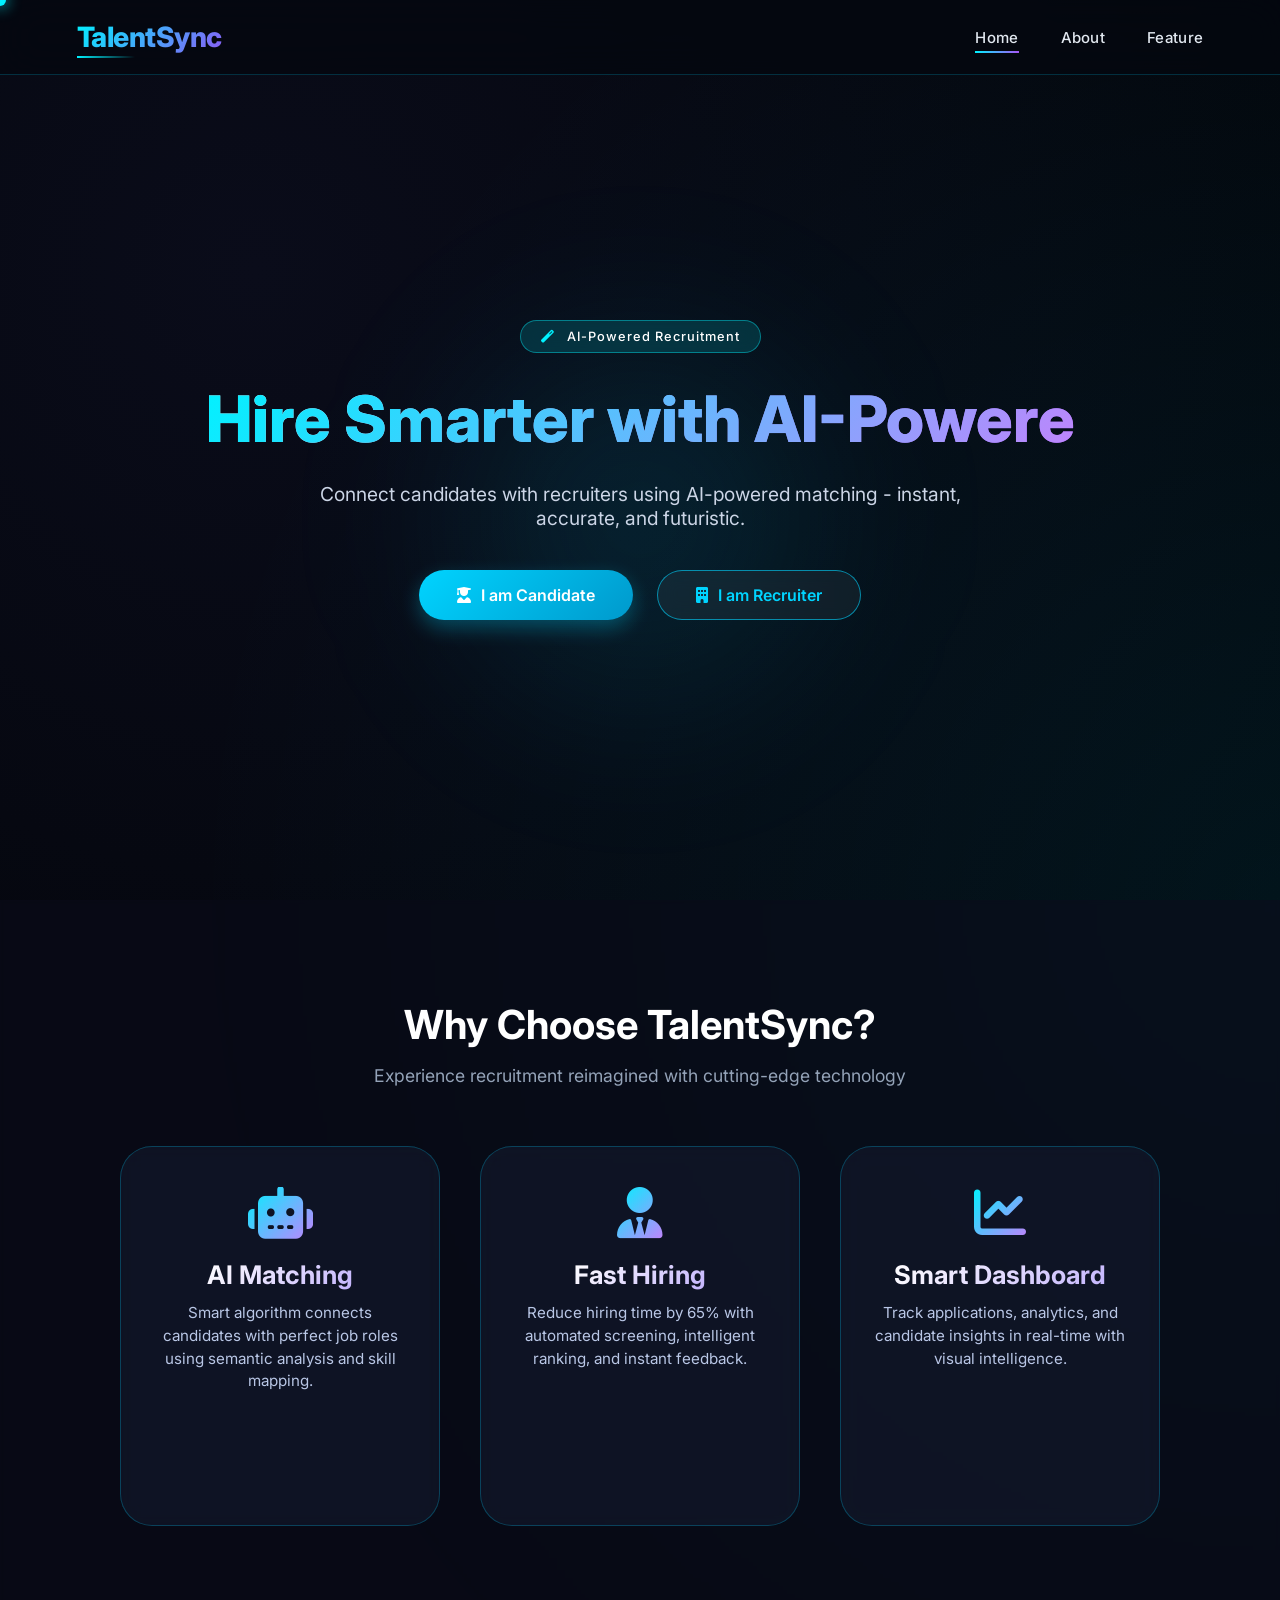
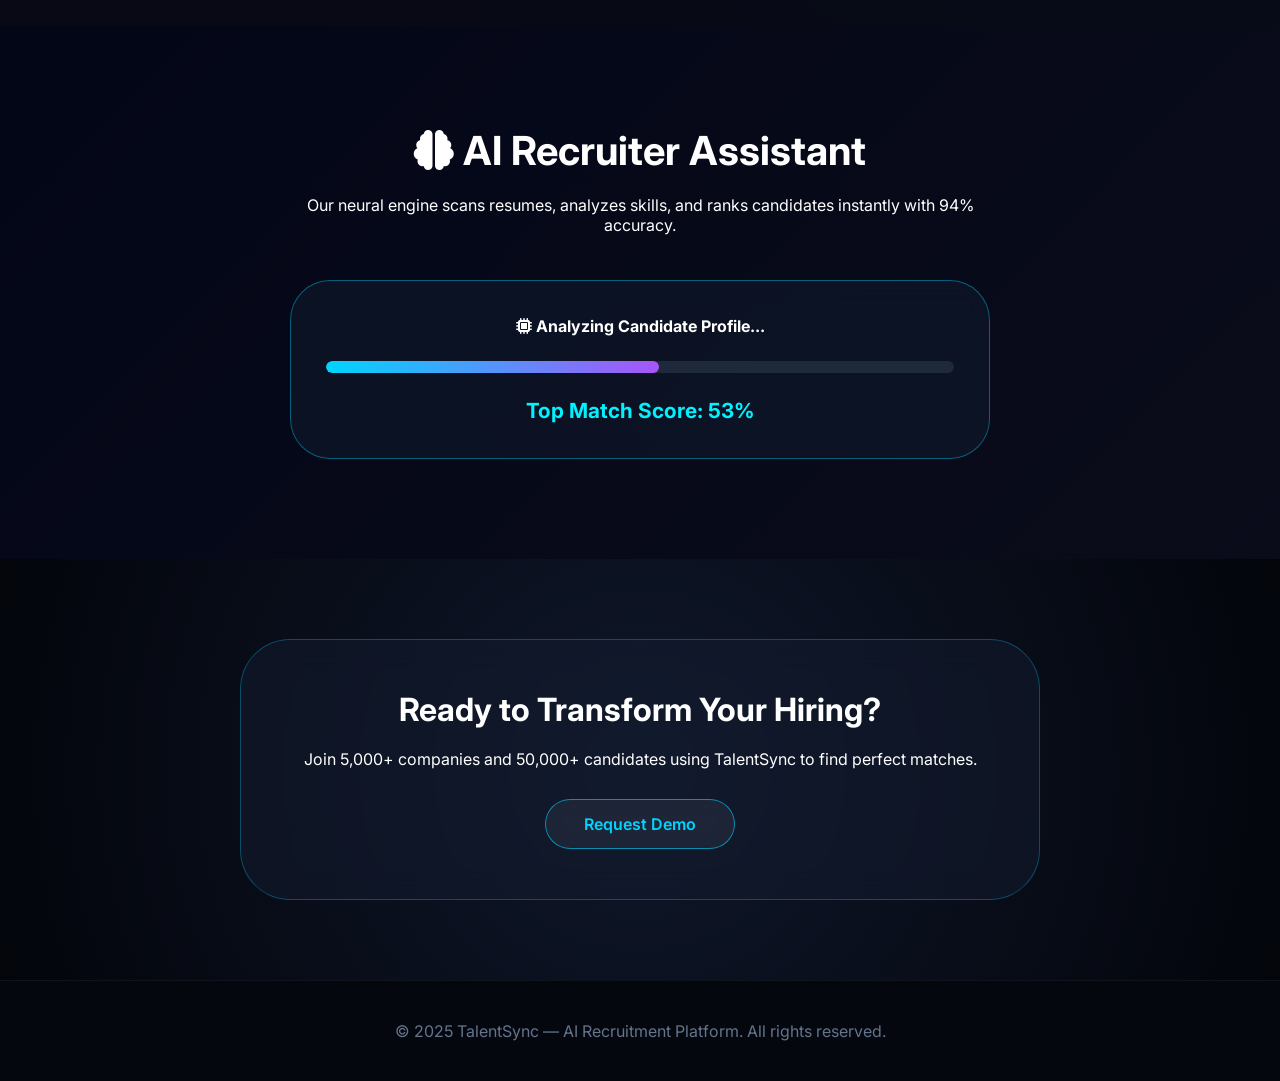
<file: index.html>
<!DOCTYPE html>
<html lang="en">
<head>
  <meta charset="UTF-8">
  <meta name="viewport" content="width=device-width, initial-scale=1.0, user-scalable=yes">
  <title>TalentSync | AI-Powered Recruitment Platform</title>
  <link rel="preconnect" href="https://fonts.googleapis.com">
  <link rel="preconnect" href="https://fonts.gstatic.com" crossorigin>
  <link href="https://fonts.googleapis.com/css2?family=Inter:opsz,wght@14..32,300;14..32,400;14..32,500;14..32,600;14..32,700;14..32,800&family=Space+Grotesk:wght@400;500;600;700&display=swap" rel="stylesheet">
  <link rel="stylesheet" href="https://cdnjs.cloudflare.com/ajax/libs/font-awesome/6.5.0/css/all.min.css">
  <style>
    * {
      margin: 0;
      padding: 0;
      box-sizing: border-box;
    }

    body {
      font-family: 'Inter', 'Space Grotesk', sans-serif;
      background: #05070f;
      color: #ffffff;
      overflow-x: hidden;
    }

    /* Custom Cursor (Premium Touch) */
    .custom-cursor {
      width: 12px;
      height: 12px;
      background: #00f2ff;
      border-radius: 50%;
      position: fixed;
      pointer-events: none;
      z-index: 9999;
      transition: transform 0.1s ease;
      box-shadow: 0 0 15px #00f2ff;
      transform: translate(-50%, -50%);
    }

    /* Animated Gradient Background */
    .animated-bg {
      position: fixed;
      top: 0;
      left: 0;
      width: 100%;
      height: 100%;
      z-index: -2;
      background: radial-gradient(circle at 20% 30%, #0a0c1a, #020408);
    }

    .animated-bg::before {
      content: '';
      position: absolute;
      width: 200%;
      height: 200%;
      background: radial-gradient(circle, rgba(0, 210, 255, 0.08) 0%, transparent 70%);
      animation: rotateBg 30s linear infinite;
    }

    @keyframes rotateBg {
      0% { transform: translate(-20%, -20%) rotate(0deg); }
      100% { transform: translate(-20%, -20%) rotate(360deg); }
    }

    /* NAVBAR - Premium Glass */
    .navbar {
      display: flex;
      justify-content: space-between;
      align-items: center;
      padding: 20px 6%;
      position: fixed;
      width: 100%;
      top: 0;
      z-index: 1000;
      background: rgba(5, 7, 15, 0.75);
      backdrop-filter: blur(20px);
      border-bottom: 1px solid rgba(0, 210, 255, 0.2);
      transition: all 0.3s ease;
    }

    .navbar.scrolled {
      padding: 12px 6%;
      background: rgba(5, 7, 15, 0.95);
      box-shadow: 0 10px 30px rgba(0, 0, 0, 0.3);
    }

    .logo {
      font-size: 28px;
      font-weight: 800;
      background: linear-gradient(135deg, #00f2ff, #8b5cf6);
      -webkit-background-clip: text;
      background-clip: text;
      color: transparent;
      letter-spacing: -0.5px;
      position: relative;
    }

    .logo::after {
      content: '';
      position: absolute;
      bottom: -4px;
      left: 0;
      width: 40%;
      height: 2px;
      background: linear-gradient(90deg, #00f2ff, transparent);
    }

    .nav-links {
      list-style: none;
      display: flex;
      gap: 42px;
    }

    .nav-link {
      text-decoration: none;
      color: #e2e8f0;
      font-weight: 500;
      font-size: 15px;
      position: relative;
      transition: 0.3s;
      letter-spacing: 0.3px;
    }

    .nav-link::after {
      content: "";
      position: absolute;
      width: 0%;
      height: 2px;
      background: linear-gradient(90deg, #00f2ff, #a855f7);
      left: 0;
      bottom: -6px;
      transition: 0.3s cubic-bezier(0.2, 0.9, 0.4, 1.1);
    }

    .nav-link:hover::after,
    .nav-link.active::after {
      width: 100%;
    }

    .nav-link:hover {
      color: #00f2ff;
    }

    /* HERO SECTION */
    .hero {
      min-height: 100vh;
      display: flex;
      justify-content: center;
      align-items: center;
      text-align: center;
      position: relative;
      padding: 120px 20px 80px;
    }

    .hero-glow {
      position: absolute;
      width: 500px;
      height: 500px;
      background: radial-gradient(circle, rgba(0, 210, 255, 0.15), transparent 70%);
      border-radius: 50%;
      top: 30%;
      left: 50%;
      transform: translateX(-50%);
      filter: blur(80px);
      z-index: 0;
    }

    .hero-content {
      position: relative;
      z-index: 2;
      max-width: 900px;
    }

    .hero-badge {
      display: inline-block;
      background: rgba(0, 242, 255, 0.15);
      backdrop-filter: blur(8px);
      border: 1px solid rgba(0, 242, 255, 0.4);
      padding: 8px 20px;
      border-radius: 60px;
      font-size: 0.8rem;
      font-weight: 500;
      margin-bottom: 28px;
      letter-spacing: 1px;
    }

    .hero-badge i {
      margin-right: 8px;
      color: #00f2ff;
    }

    .hero h1 {
      font-size: 4rem;
      font-weight: 800;
      line-height: 1.2;
      margin-bottom: 24px;
      background: linear-gradient(135deg, #ffffff, #94a3f8, #a855f7);
      -webkit-background-clip: text;
      background-clip: text;
      color: transparent;
    }

    #typing {
      background: linear-gradient(135deg, #00f2ff, #c084fc);
      -webkit-background-clip: text;
      background-clip: text;
      color: transparent;
    }

    .hero p {
      font-size: 1.2rem;
      color: #cbd5e6;
      margin-bottom: 40px;
      max-width: 650px;
      margin-left: auto;
      margin-right: auto;
    }

    .buttons {
      display: flex;
      justify-content: center;
      gap: 24px;
      flex-wrap: wrap;
    }

    .btn {
      padding: 14px 38px;
      border-radius: 50px;
      text-decoration: none;
      font-size: 16px;
      font-weight: 600;
      transition: all 0.3s ease;
      position: relative;
      overflow: hidden;
      z-index: 1;
      cursor: pointer;
      display: inline-flex;
      align-items: center;
      gap: 10px;
      border: none;
    }

    .btn::before {
      content: '';
      position: absolute;
      top: 0;
      left: -100%;
      width: 100%;
      height: 100%;
      background: linear-gradient(90deg, transparent, rgba(255,255,255,0.2), transparent);
      transition: 0.5s;
      z-index: -1;
    }

    .btn:hover::before {
      left: 100%;
    }

    .candidate {
      background: linear-gradient(135deg, #00d4ff, #0099cc);
      color: #fff;
      box-shadow: 0 8px 20px rgba(0, 212, 255, 0.3);
    }

    .recruiter {
      background: rgba(255,255,255,0.05);
      backdrop-filter: blur(10px);
      border: 1.5px solid rgba(0, 212, 255, 0.6);
      color: #00d4ff;
    }

    .btn:hover {
      transform: translateY(-3px);
      box-shadow: 0 15px 30px rgba(0, 212, 255, 0.4);
    }

    /* FEATURES SECTION */
    .features {
      padding: 100px 6%;
      text-align: center;
      background: rgba(10, 12, 26, 0.6);
      backdrop-filter: blur(2px);
    }

    .features h2 {
      font-size: 2.5rem;
      margin-bottom: 16px;
      font-weight: 700;
    }

    .section-subtitle {
      color: #94a3b8;
      margin-bottom: 60px;
      font-size: 1.1rem;
    }

    .card-container {
      display: flex;
      gap: 40px;
      justify-content: center;
      flex-wrap: wrap;
    }

    .glass-card {
      width: 320px;
      padding: 40px 28px;
      border-radius: 32px;
      background: rgba(20, 28, 48, 0.55);
      backdrop-filter: blur(12px);
      border: 1px solid rgba(0, 210, 255, 0.25);
      transition: all 0.5s cubic-bezier(0.2, 0.95, 0.4, 1.1);
      position: relative;
      overflow: hidden;
      cursor: pointer;
      min-height: 380px;
      display: flex;
      flex-direction: column;
      align-items: center;
      text-align: center;
    }

    .glass-card:hover {
      transform: translateY(-12px) scale(1.02);
      border-color: rgba(0, 210, 255, 0.8);
      box-shadow: 0 30px 50px -15px rgba(0, 210, 255, 0.4);
      background: rgba(25, 38, 68, 0.85);
      backdrop-filter: blur(16px);
      width: 380px;
      padding: 44px 32px;
    }

    .glass-card::before {
      content: '';
      position: absolute;
      top: 0;
      left: 0;
      right: 0;
      height: 3px;
      background: linear-gradient(90deg, #00f2ff, #a855f7, #00f2ff);
      transform: translateX(-100%);
      transition: 0.5s;
    }

    .glass-card:hover::before {
      transform: translateX(0);
    }

    .glass-card i {
      font-size: 52px;
      background: linear-gradient(135deg, #00f2ff, #c084fc);
      -webkit-background-clip: text;
      background-clip: text;
      color: transparent;
      margin-bottom: 20px;
    }

    .glass-card h3 {
      font-size: 1.6rem;
      margin-bottom: 12px;
      font-weight: 700;
      background: linear-gradient(135deg, #fff, #c4b5fd);
      -webkit-background-clip: text;
      background-clip: text;
      color: transparent;
    }

    .card-short-desc {
      color: #b9c7e6;
      line-height: 1.5;
      font-size: 0.95rem;
    }

    .card-expanded-content {
      max-height: 0;
      opacity: 0;
      overflow: hidden;
      transition: all 0.5s cubic-bezier(0.2, 0.9, 0.4, 1.1);
      margin-top: 0;
      width: 100%;
    }

    .glass-card:hover .card-expanded-content {
      max-height: 300px;
      opacity: 1;
      margin-top: 20px;
    }

    .expanded-details {
      background: rgba(0, 0, 0, 0.35);
      border-radius: 20px;
      padding: 14px 12px;
      margin-top: 12px;
      border-left: 2px solid #00f2ff;
      text-align: left;
    }

    .expanded-details p {
      font-size: 0.85rem;
      color: #cbd5e6;
      margin-bottom: 10px;
      display: flex;
      align-items: center;
      gap: 8px;
    }

    .feature-list {
      list-style: none;
      padding-left: 0;
      margin-top: 8px;
    }

    .feature-list li {
      font-size: 0.8rem;
      padding: 6px 0;
      display: flex;
      align-items: center;
      gap: 8px;
      color: #b9c7e6;
    }

    .btn-card-detail {
      display: inline-block;
      margin-top: 15px;
      font-size: 0.75rem;
      padding: 6px 16px;
      background: rgba(0, 210, 255, 0.2);
      border-radius: 40px;
      color: #00f2ff;
      text-decoration: none;
      font-weight: 500;
      transition: 0.2s;
    }

    /* AI PREVIEW SECTION */
    .ai-preview {
      padding: 100px 6%;
      background: linear-gradient(135deg, #030617, #0a0c1a);
      text-align: center;
      position: relative;
      overflow: hidden;
    }

    .ai-content {
      max-width: 700px;
      margin: auto;
      position: relative;
      z-index: 2;
    }

    .ai-content h2 {
      font-size: 2.5rem;
      margin-bottom: 20px;
    }

    .ai-box {
      margin-top: 45px;
      padding: 35px;
      border-radius: 40px;
      background: rgba(15, 23, 42, 0.7);
      backdrop-filter: blur(12px);
      border: 1px solid rgba(0, 212, 255, 0.4);
      transition: 0.3s;
    }

    .progress-bar {
      width: 100%;
      height: 12px;
      background: #1e293b;
      border-radius: 20px;
      overflow: hidden;
      margin: 25px 0;
    }

    .progress {
      height: 100%;
      width: 0%;
      background: linear-gradient(90deg, #00d4ff, #a855f7);
      border-radius: 20px;
      transition: width 2s ease;
    }

    .result {
      color: #00f2ff;
      font-weight: 700;
      font-size: 1.3rem;
      margin-top: 20px;
    }

    .ai-stats {
      display: flex;
      justify-content: space-between;
      margin-top: 30px;
      gap: 20px;
      flex-wrap: wrap;
    }

    .stat-item {
      flex: 1;
      background: rgba(0, 0, 0, 0.3);
      padding: 15px;
      border-radius: 20px;
    }

    .stat-number {
      font-size: 1.8rem;
      font-weight: 800;
      color: #00f2ff;
    }

    /* CTA Section */
    .cta-section {
      padding: 80px 6%;
      text-align: center;
      background: radial-gradient(circle at center, #0f172a, #03050b);
    }

    .cta-card {
      max-width: 800px;
      margin: 0 auto;
      padding: 50px;
      background: rgba(20, 28, 48, 0.5);
      backdrop-filter: blur(16px);
      border-radius: 50px;
      border: 1px solid rgba(0, 210, 255, 0.3);
    }

    .cta-card h2 {
      font-size: 2rem;
      margin-bottom: 20px;
    }

    .cta-buttons {
      display: flex;
      gap: 20px;
      justify-content: center;
      margin-top: 30px;
    }

    footer {
      padding: 40px 6%;
      text-align: center;
      border-top: 1px solid rgba(255,255,255,0.05);
      color: #64748b;
    }

    /* MODAL STYLES (for Get Started & Request Demo) */
    .modal-overlay {
      position: fixed;
      top: 0;
      left: 0;
      width: 100%;
      height: 100%;
      background: rgba(0, 0, 0, 0.8);
      backdrop-filter: blur(12px);
      z-index: 10000;
      display: flex;
      align-items: center;
      justify-content: center;
      visibility: hidden;
      opacity: 0;
      transition: all 0.3s ease;
    }

    .modal-overlay.active {
      visibility: visible;
      opacity: 1;
    }

    .modal-container {
      background: rgba(10, 20, 35, 0.95);
      backdrop-filter: blur(20px);
      border: 1px solid rgba(0, 210, 255, 0.5);
      border-radius: 40px;
      width: 90%;
      max-width: 480px;
      padding: 32px 28px;
      box-shadow: 0 30px 50px rgba(0, 0, 0, 0.6), 0 0 30px rgba(0, 210, 255, 0.2);
      transform: scale(0.95);
      transition: transform 0.25s cubic-bezier(0.2, 0.9, 0.4, 1.1);
      text-align: center;
    }

    .modal-overlay.active .modal-container {
      transform: scale(1);
    }

    .modal-container h3 {
      font-size: 1.8rem;
      background: linear-gradient(135deg, #fff, #00f2ff);
      -webkit-background-clip: text;
      background-clip: text;
      color: transparent;
      margin-bottom: 12px;
    }

    .modal-container p {
      color: #cbd5e6;
      margin-bottom: 24px;
      font-size: 0.95rem;
    }

    .modal-input {
      width: 100%;
      padding: 14px 18px;
      margin-bottom: 20px;
      background: rgba(0, 0, 0, 0.5);
      border: 1px solid rgba(0, 210, 255, 0.4);
      border-radius: 60px;
      color: white;
      font-size: 1rem;
      outline: none;
      transition: 0.2s;
    }

    .modal-input:focus {
      border-color: #00f2ff;
      box-shadow: 0 0 12px rgba(0, 242, 255, 0.3);
    }

    .modal-btn {
      background: linear-gradient(135deg, #00d4ff, #0099cc);
      border: none;
      padding: 12px 28px;
      border-radius: 50px;
      font-weight: 600;
      color: white;
      cursor: pointer;
      width: 100%;
      font-size: 1rem;
      transition: 0.2s;
      margin-bottom: 12px;
    }

    .modal-btn-outline {
      background: transparent;
      border: 1px solid #00f2ff;
      color: #00f2ff;
    }

    .close-modal {
      position: absolute;
      top: 20px;
      right: 24px;
      font-size: 28px;
      cursor: pointer;
      color: #94a3b8;
      transition: 0.2s;
    }

    .close-modal:hover {
      color: #00f2ff;
    }

    .success-message {
      color: #4ade80;
      margin-top: 12px;
      font-size: 0.85rem;
      display: flex;
      align-items: center;
      justify-content: center;
      gap: 8px;
    }

    @media (max-width: 768px) {
      .nav-links {
        position: absolute;
        top: 80px;
        right: 0;
        background: rgba(5, 7, 15, 0.98);
        backdrop-filter: blur(20px);
        flex-direction: column;
        width: 220px;
        display: none;
        padding: 30px 25px;
        border-radius: 20px;
        gap: 25px;
      }
      .nav-links.active {
        display: flex;
      }
      .menu-toggle {
        display: block;
      }
      .hero h1 {
        font-size: 2.2rem;
      }
      .glass-card:hover {
        width: 100%;
        max-width: 340px;
      }
    }

    .menu-toggle {
      display: none;
      font-size: 28px;
      cursor: pointer;
      color: #00f2ff;
    }
  </style>
</head>
<body>
  <div class="custom-cursor" id="customCursor"></div>
  <div class="animated-bg"></div>

  <header>
    <nav class="navbar" id="navbar">
      <div class="logo">TalentSync</div>
      <ul class="nav-links" id="navLinks">
        <li><a href="#" class="nav-link active" data-section="home">Home</a></li>
        <li><a href="#" class="nav-link" data-section="about">About</a></li>
        <li><a href="#" class="nav-link" data-section="howitworks">Feature</a></li>
      </ul>
      <div class="menu-toggle" id="menuToggle">
        <i class="fas fa-bars"></i>
      </div>
    </nav>
  </header>

  <section class="hero" id="home">
    <div class="hero-glow"></div>
    <div class="hero-content">
      <div class="hero-badge">
        <i class="fas fa-magic"></i> AI-Powered Recruitment
      </div>
      <h1><span id="typing"></span></h1>
      <p>Connect candidates with recruiters using AI-powered matching - instant, accurate, and futuristic.</p>
      <div class="buttons">
        <a href="javascript:void(0);" class="btn candidate" id="candidateBtn"><i class="fas fa-user-graduate"></i> I am Candidate</a>
        <a href="javascript:void(0);" class="btn recruiter" id="recruiterBtn"><i class="fas fa-building"></i> I am Recruiter</a>
      </div>
    </div>
  </section>

  <section class="features" id="about">
    <h2>Why Choose TalentSync?</h2>
    <p class="section-subtitle">Experience recruitment reimagined with cutting-edge technology</p>
    <div class="card-container">
      <div class="glass-card">
        <i class="fa-solid fa-robot"></i>
        <h3>AI Matching</h3>
        <div class="card-short-desc">Smart algorithm connects candidates with perfect job roles using semantic analysis and skill mapping.</div>
        <div class="card-expanded-content"><div class="expanded-details"><p><i class="fas fa-microchip"></i> <strong>Deep Learning Engine:</strong> Analyzes 50+ skill parameters</p><ul class="feature-list"><li><i class="fas fa-check-circle"></i> 94% match accuracy</li><li><i class="fas fa-clock"></i> Real-time job recommendations</li></ul></div></div>
      </div>
      <div class="glass-card">
        <i class="fa-solid fa-user-tie"></i>
        <h3>Fast Hiring</h3>
        <div class="card-short-desc">Reduce hiring time by 65% with automated screening, intelligent ranking, and instant feedback.</div>
        <div class="card-expanded-content"><div class="expanded-details"><p><i class="fas fa-rocket"></i> <strong>Automated Workflow:</strong> From screening to offer in days</p><ul class="feature-list"><li><i class="fas fa-stopwatch"></i> 65% faster time-to-hire</li><li><i class="fas fa-envelope-open-text"></i> Auto-schedule interviews</li></ul></div></div>
      </div>
      <div class="glass-card">
        <i class="fa-solid fa-chart-line"></i>
        <h3>Smart Dashboard</h3>
        <div class="card-short-desc">Track applications, analytics, and candidate insights in real-time with visual intelligence.</div>
        <div class="card-expanded-content"><div class="expanded-details"><p><i class="fas fa-chart-pie"></i> <strong>Visual Analytics:</strong> Hiring funnel, diversity metrics</p><ul class="feature-list"><li><i class="fas fa-mobile-alt"></i> Mobile-optimized insights</li><li><i class="fas fa-bell"></i> Smart alerts for bottlenecks</li></ul></div></div>
      </div>
    </div>
  </section>

  <section class="ai-preview" id="howitworks">
    <div class="ai-content">
      <h2><i class="fas fa-brain"></i> AI Recruiter Assistant</h2>
      <p>Our neural engine scans resumes, analyzes skills, and ranks candidates instantly with 94% accuracy.</p>
      <div class="ai-box">
        <p><strong><i class="fas fa-microchip"></i> Analyzing Candidate Profile...</strong></p>
        <div class="progress-bar"><div class="progress" id="progressFill"></div></div>
        <p class="result" id="matchResult">Top Match Score: <span id="scoreValue">0</span>%</p>
        <div class="ai-stats" id="aiStats" style="display: none;"><div class="stat-item"><div class="stat-number">2.5x</div><div>Faster Hiring</div></div><div class="stat-item"><div class="stat-number">94%</div><div>Match Accuracy</div></div><div class="stat-item"><div class="stat-number">10k+</div><div>Active Jobs</div></div></div>
      </div>
    </div>
  </section>

  <section class="cta-section">
    <div class="cta-card">
      <h2>Ready to Transform Your Hiring?</h2>
      <p>Join 5,000+ companies and 50,000+ candidates using TalentSync to find perfect matches.</p>
      <div class="cta-buttons">
        <a href="javascript:void(0);" class="btn recruiter" id="ctaDemoBtn">Request Demo</a>
      </div>
    </div>
  </section>

  <footer><p>© 2025 TalentSync — AI Recruitment Platform. All rights reserved.</p></footer>

  <!-- MODAL for Get Started / Demo -->
  <div id="actionModal" class="modal-overlay">
    <div class="modal-container">
      <span class="close-modal" id="closeModalBtn">&times;</span>
      <h3 id="modalTitle">Get Started</h3>
      <p id="modalDesc">Enter your email to begin your AI-powered recruitment journey.</p>
      <input type="email" id="modalEmail" class="modal-input" placeholder="Your work email" autocomplete="email">
      <button id="modalSubmitBtn" class="modal-btn">Continue →</button>
      <div id="modalFeedback"></div>
    </div>
  </div>

  <script>
    // Custom Cursor
    const cursor = document.getElementById('customCursor');
    document.addEventListener('mousemove', (e) => { cursor.style.left = e.clientX + 'px'; cursor.style.top = e.clientY + 'px'; });
    document.addEventListener('mouseleave', () => { cursor.style.opacity = '0'; });
    document.addEventListener('mouseenter', () => { cursor.style.opacity = '1'; });

    // Navbar scroll
    window.addEventListener('scroll', () => {
      const navbar = document.getElementById('navbar');
      if (window.scrollY > 50) navbar.classList.add('scrolled');
      else navbar.classList.remove('scrolled');
    });

    // Mobile Menu
    const menuToggle = document.getElementById('menuToggle');
    const navLinksEl = document.getElementById('navLinks');
    menuToggle?.addEventListener('click', () => navLinksEl.classList.toggle('active'));

    // Active section & smooth scroll
    const navItems = document.querySelectorAll('.nav-link');
    function updateActiveSection() {
      let current = '';
      const scrollPos = window.scrollY + 150;
      document.querySelectorAll('section').forEach(section => {
        if (scrollPos >= section.offsetTop && scrollPos < section.offsetTop + section.clientHeight) current = section.id;
      });
      navItems.forEach(link => { link.classList.remove('active'); if(link.getAttribute('data-section') === current) link.classList.add('active'); });
    }
    window.addEventListener('scroll', updateActiveSection);
    navItems.forEach(link => {
      link.addEventListener('click', (e) => {
        e.preventDefault();
        const sectionId = link.getAttribute('data-section');
        document.getElementById(sectionId)?.scrollIntoView({ behavior: 'smooth' });
        navLinksEl.classList.remove('active');
      });
    });

    // Typing effect
    const text = "Hire Smarter with AI-Powered Recruitment";
    let idx = 0;
    const typingElement = document.getElementById("typing");
    function typeEffect() { if (idx < text.length) { typingElement.innerHTML += text.charAt(idx); idx++; setTimeout(typeEffect, 45); } }
    window.onload = () => { typeEffect(); animateProgress(); };

    function animateProgress() {
      const progressFill = document.getElementById('progressFill');
      const scoreSpan = document.getElementById('scoreValue');
      const aiStats = document.getElementById('aiStats');
      let width = 0;
      const interval = setInterval(() => {
        if (width <= 94) { width++; if(progressFill) progressFill.style.width = width+'%'; if(scoreSpan) scoreSpan.innerText = width; }
        else { clearInterval(interval); if(aiStats) aiStats.style.display = 'flex'; }
      }, 25);
    }

    // MODAL LOGIC: Handles both "Get Started Free" & "Request Demo" actions without changing any other buttons.
    const modalOverlay = document.getElementById('actionModal');
    const modalTitle = document.getElementById('modalTitle');
    const modalDesc = document.getElementById('modalDesc');
    const modalSubmitBtn = document.getElementById('modalSubmitBtn');
    const modalEmailInput = document.getElementById('modalEmail');
    const modalFeedback = document.getElementById('modalFeedback');
    const closeModalBtn = document.getElementById('closeModalBtn');
    
    let currentAction = 'start'; // 'start' or 'demo'
    
    function openModal(actionType) {
      currentAction = actionType;
      modalEmailInput.value = '';
      modalFeedback.innerHTML = '';
      if (actionType === 'start') {
        modalTitle.innerHTML = '✨ Get Started Free';
        modalDesc.innerHTML = 'Create your TalentSync account and start matching with top opportunities. Enter your email to proceed.';
        modalSubmitBtn.innerHTML = 'Launch Dashboard <i class="fas fa-arrow-right"></i>';
      } else {
        modalTitle.innerHTML = '📅 Request a Live Demo';
        modalDesc.innerHTML = 'See how AI recruitment transforms hiring. Our team will reach out within 24 hours.';
        modalSubmitBtn.innerHTML = 'Request Demo <i class="fas fa-calendar-alt"></i>';
      }
      modalOverlay.classList.add('active');
      modalEmailInput.focus();
    }
    
    function closeModal() {
      modalOverlay.classList.remove('active');
      modalFeedback.innerHTML = '';
    }
    
    function handleModalSubmit() {
      const email = modalEmailInput.value.trim();
      if (!email) {
        modalFeedback.innerHTML = '<div class="success-message" style="color:#f87171;"><i class="fas fa-exclamation-circle"></i> Please enter a valid email address.</div>';
        return;
      }
      if (!email.includes('@') || !email.includes('.')) {
        modalFeedback.innerHTML = '<div class="success-message" style="color:#f87171;"><i class="fas fa-envelope"></i> Enter a valid email (e.g., name@company.com).</div>';
        return;
      }
      // Success simulation according to project
      if (currentAction === 'start') {
        modalFeedback.innerHTML = '<div class="success-message"><i class="fas fa-check-circle"></i> Welcome to TalentSync! Check your inbox to activate your AI-powered account.</div>';
        modalSubmitBtn.disabled = true;
        setTimeout(() => { closeModal(); modalSubmitBtn.disabled = false; }, 2000);
      } else {
        modalFeedback.innerHTML = '<div class="success-message"><i class="fas fa-check-circle"></i> Demo request sent! Our AI specialist will contact you shortly.</div>';
        modalSubmitBtn.disabled = true;
        setTimeout(() => { closeModal(); modalSubmitBtn.disabled = false; }, 2000);
      }
    }
    
    // Attach to CTA buttons: Get Started Free & Request Demo (preserve other buttons untouched)
    const ctaGetStarted = document.getElementById('ctaGetStartedBtn');
    const ctaDemoBtn = document.getElementById('ctaDemoBtn');
    if (ctaGetStarted) ctaGetStarted.addEventListener('click', (e) => { e.preventDefault(); openModal('start'); });
    if (ctaDemoBtn) ctaDemoBtn.addEventListener('click', (e) => { e.preventDefault(); openModal('demo'); });
    
    // Also bind any other potential "Get Started" from candidateBtn? No, according to requirement only get started & request demo must open modals.
    // But also maintain original candidate/recruiter actions (they redirect as before)
    function redirectToLogin() { document.body.style.opacity = '0'; setTimeout(() => { window.location.href = 'login.html'; }, 250); }
    function redirectToAdminApproval() { document.body.style.opacity = '0'; setTimeout(() => { window.location.href = 'admin-approval.html'; }, 250); }
    document.getElementById('candidateBtn')?.addEventListener('click', (e) => { e.preventDefault(); redirectToLogin(); });
    document.getElementById('recruiterBtn')?.addEventListener('click', (e) => { e.preventDefault(); redirectToAdminApproval(); });
    
    modalSubmitBtn.addEventListener('click', handleModalSubmit);
    closeModalBtn.addEventListener('click', closeModal);
    modalOverlay.addEventListener('click', (e) => { if(e.target === modalOverlay) closeModal(); });
    document.addEventListener('keydown', (e) => { if(e.key === 'Escape' && modalOverlay.classList.contains('active')) closeModal(); });
    
    // Intersection Observer for animations
    const observer = new IntersectionObserver((entries) => {
      entries.forEach(entry => { if(entry.isIntersecting) { entry.target.style.opacity = '1'; entry.target.style.transform = 'translateY(0)'; } });
    }, { threshold: 0.2 });
    document.querySelectorAll('.glass-card, .ai-box, .cta-card').forEach(el => { el.style.opacity = '0'; el.style.transform = 'translateY(30px)'; el.style.transition = 'all 0.6s cubic-bezier(0.2, 0.9, 0.4, 1.1)'; observer.observe(el); });
    
    // Keep demo links inside cards subtle
    document.querySelectorAll('.btn-card-detail').forEach(link => {
      link.addEventListener('click', (e) => { e.preventDefault(); openModal('demo'); });
    });
  </script>
</body>
</html>
</file>
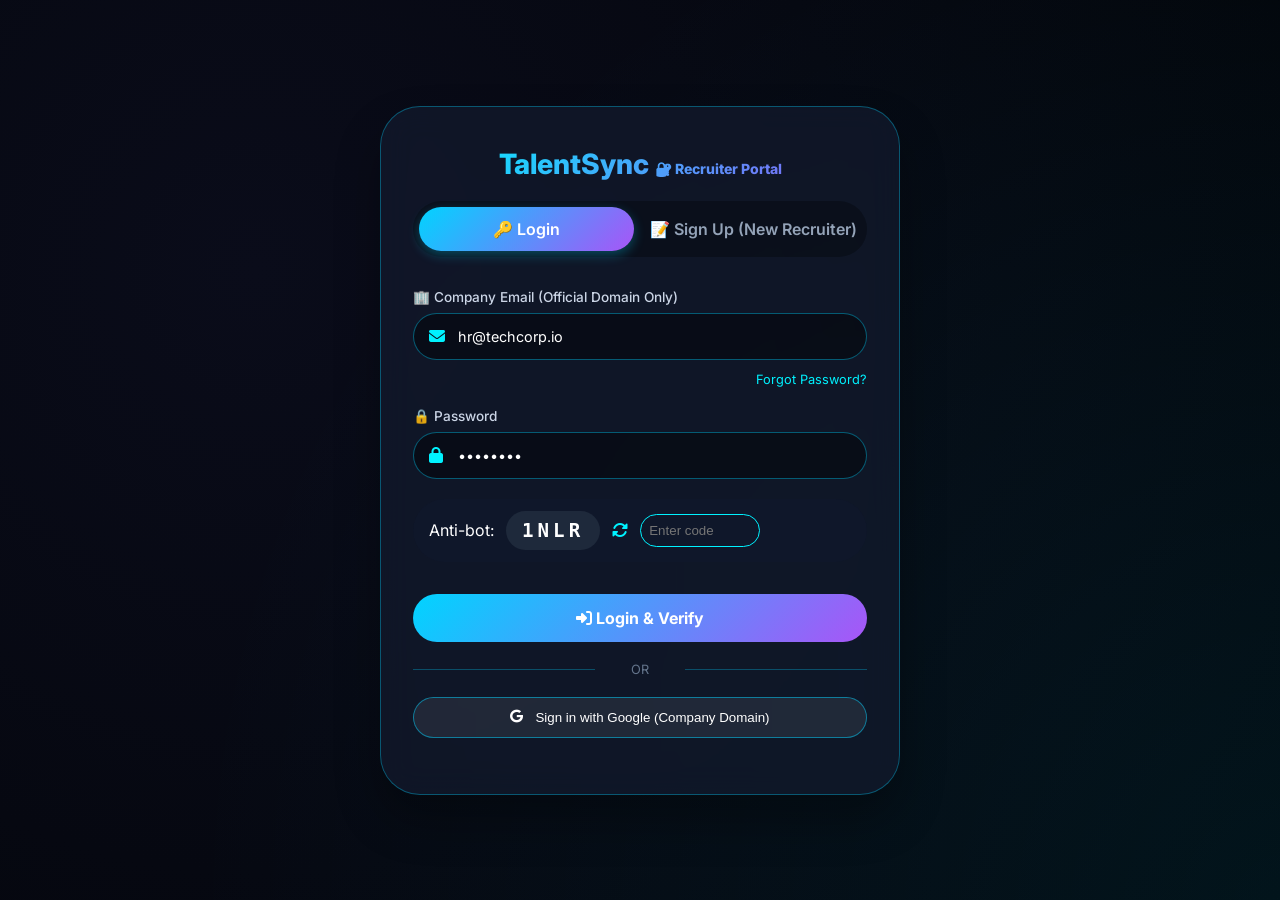
<file: admin-approval.html>
<!DOCTYPE html>
<html lang="en">
<head>
  <meta charset="UTF-8">
  <meta name="viewport" content="width=device-width, initial-scale=1.0, user-scalable=yes">
  <title>TalentSync | Recruiter Portal - Secure Authentication</title>
  <link rel="preconnect" href="https://fonts.googleapis.com">
  <link rel="preconnect" href="https://fonts.gstatic.com" crossorigin>
  <link href="https://fonts.googleapis.com/css2?family=Inter:opsz,wght@14..32,300;14..32,400;14..32,500;14..32,600;14..32,700;14..32,800&family=Space+Grotesk:wght@400;500;600;700&display=swap" rel="stylesheet">
  <link rel="stylesheet" href="https://cdnjs.cloudflare.com/ajax/libs/font-awesome/6.5.0/css/all.min.css">
  <style>
    * {
      margin: 0;
      padding: 0;
      box-sizing: border-box;
    }

    body {
      font-family: 'Inter', 'Space Grotesk', sans-serif;
      background: #05070f;
      color: #ffffff;
      overflow-x: hidden;
      min-height: 100vh;
      display: flex;
      align-items: center;
      justify-content: center;
      padding: 40px 20px;
    }

    .animated-bg {
      position: fixed;
      top: 0;
      left: 0;
      width: 100%;
      height: 100%;
      z-index: -2;
      background: radial-gradient(circle at 20% 30%, #0a0c1a, #020408);
    }

    .animated-bg::before {
      content: '';
      position: absolute;
      width: 200%;
      height: 200%;
      background: radial-gradient(circle, rgba(0, 210, 255, 0.08) 0%, transparent 70%);
      animation: rotateBg 30s linear infinite;
    }

    @keyframes rotateBg {
      0% { transform: translate(-20%, -20%) rotate(0deg); }
      100% { transform: translate(-20%, -20%) rotate(360deg); }
    }

    .auth-container {
      width: 100%;
      max-width: 520px;
      position: relative;
      z-index: 10;
    }

    .glass-card {
      background: rgba(20, 28, 48, 0.65);
      backdrop-filter: blur(16px);
      border-radius: 40px;
      border: 1px solid rgba(0, 210, 255, 0.35);
      padding: 40px 32px;
      box-shadow: 0 25px 45px rgba(0, 0, 0, 0.3);
      transition: 0.3s;
    }

    .logo {
      text-align: center;
      font-size: 28px;
      font-weight: 800;
      background: linear-gradient(135deg, #00f2ff, #8b5cf6);
      -webkit-background-clip: text;
      background-clip: text;
      color: transparent;
      margin-bottom: 20px;
    }

    .tab-buttons {
      display: flex;
      gap: 12px;
      margin-bottom: 32px;
      background: rgba(0, 0, 0, 0.3);
      padding: 6px;
      border-radius: 60px;
    }

    .tab-btn {
      flex: 1;
      background: transparent;
      border: none;
      padding: 12px 0;
      font-size: 1rem;
      font-weight: 600;
      color: #94a3b8;
      cursor: pointer;
      border-radius: 50px;
      transition: 0.3s;
      font-family: inherit;
    }

    .tab-btn.active {
      background: linear-gradient(135deg, #00d4ff, #a855f7);
      color: white;
      box-shadow: 0 4px 12px rgba(0, 212, 255, 0.3);
    }

    .form-group {
      margin-bottom: 20px;
    }

    .form-group label {
      display: block;
      margin-bottom: 8px;
      font-size: 0.85rem;
      font-weight: 500;
      color: #cbd5e6;
    }

    .input-icon {
      position: relative;
    }

    .input-icon i {
      position: absolute;
      left: 16px;
      top: 50%;
      transform: translateY(-50%);
      color: #00f2ff;
      font-size: 1rem;
    }

    .input-icon input, .input-icon select {
      width: 100%;
      padding: 14px 16px 14px 44px;
      background: rgba(0, 0, 0, 0.4);
      border: 1px solid rgba(0, 210, 255, 0.4);
      border-radius: 28px;
      color: white;
      font-size: 0.9rem;
      font-family: inherit;
      transition: 0.2s;
    }

    .input-icon input:focus {
      outline: none;
      border-color: #00f2ff;
      box-shadow: 0 0 12px rgba(0, 242, 255, 0.2);
    }

    .inline-link {
      text-align: right;
      margin-top: 8px;
    }

    .inline-link a, .verification-note a {
      color: #00f2ff;
      font-size: 0.8rem;
      text-decoration: none;
    }

    .btn-primary {
      width: 100%;
      padding: 14px;
      background: linear-gradient(135deg, #00d4ff, #a855f7);
      border: none;
      border-radius: 40px;
      color: white;
      font-weight: 700;
      font-size: 1rem;
      cursor: pointer;
      transition: 0.3s;
      margin-top: 12px;
      font-family: inherit;
    }

    .btn-primary:hover {
      transform: translateY(-2px);
      box-shadow: 0 10px 25px rgba(0, 212, 255, 0.4);
    }

    .google-btn {
      width: 100%;
      background: rgba(255, 255, 255, 0.08);
      border: 1px solid rgba(0, 210, 255, 0.5);
      border-radius: 40px;
      padding: 12px;
      color: white;
      font-weight: 500;
      cursor: pointer;
      display: flex;
      align-items: center;
      justify-content: center;
      gap: 12px;
      margin-top: 16px;
      transition: 0.2s;
    }

    .google-btn:hover {
      background: rgba(255, 255, 255, 0.15);
    }

    .divider {
      text-align: center;
      margin: 20px 0;
      position: relative;
      color: #64748b;
      font-size: 0.8rem;
    }

    .divider::before, .divider::after {
      content: '';
      position: absolute;
      top: 50%;
      width: 40%;
      height: 1px;
      background: rgba(0, 210, 255, 0.3);
    }

    .divider::before { left: 0; }
    .divider::after { right: 0; }

    .error-msg {
      color: #ff6b6b;
      font-size: 0.75rem;
      margin-top: 6px;
      display: block;
    }

    .success-msg {
      color: #00f2ff;
      font-size: 0.75rem;
    }

    .captcha-box {
      display: flex;
      align-items: center;
      gap: 12px;
      background: #0f172a;
      padding: 12px 16px;
      border-radius: 40px;
      margin-bottom: 20px;
      flex-wrap: wrap;
    }

    .captcha-code {
      background: #1e293b;
      padding: 8px 16px;
      font-family: monospace;
      font-weight: bold;
      letter-spacing: 4px;
      border-radius: 30px;
      font-size: 1.2rem;
    }

    .refresh-captcha {
      cursor: pointer;
      color: #00f2ff;
    }

    .toast-message {
      position: fixed;
      bottom: 30px;
      left: 50%;
      transform: translateX(-50%);
      background: linear-gradient(135deg, #0f172a, #1e1b4b);
      backdrop-filter: blur(20px);
      border: 1px solid rgba(0, 210, 255, 0.5);
      border-radius: 60px;
      padding: 14px 28px;
      color: white;
      z-index: 10000;
      font-size: 0.9rem;
      white-space: nowrap;
      max-width: 90%;
      white-space: normal;
      text-align: center;
      box-shadow: 0 10px 30px rgba(0,0,0,0.5);
    }

    .otp-section {
      margin-top: 20px;
      padding-top: 10px;
      border-top: 1px dashed rgba(0,210,255,0.3);
    }

    .flex-row {
      display: flex;
      gap: 12px;
    }

    .flex-row .btn-primary {
      flex: 0.4;
      margin-top: 0;
    }

    .flex-row input {
      flex: 1;
    }

    @media (max-width: 500px) {
      .glass-card { padding: 28px 20px; }
      .captcha-box { flex-wrap: wrap; }
    }
  </style>
</head>
<body>
<div class="animated-bg"></div>
<div class="auth-container">
  <div class="glass-card">
    <div class="logo">TalentSync <span style="font-size: 14px;">🔐 Recruiter Portal</span></div>
    
    <div class="tab-buttons">
      <button class="tab-btn active" id="loginTabBtn">🔑 Login</button>
      <button class="tab-btn" id="signupTabBtn">📝 Sign Up (New Recruiter)</button>
    </div>

    <!-- LOGIN FORM -->
    <div id="loginForm">
      <form id="recruiterLoginForm">
        <div class="form-group">
          <label>🏢 Company Email (Official Domain Only)</label>
          <div class="input-icon">
            <i class="fas fa-envelope"></i>
            <input type="email" id="loginEmail" placeholder="hr@yourcompany.com" value="hr@techcorp.io" required>
          </div>
          <div class="inline-link"><a href="#" id="forgotPasswordLink">Forgot Password?</a></div>
        </div>
        <div class="form-group">
          <label>🔒 Password</label>
          <div class="input-icon">
            <i class="fas fa-lock"></i>
            <input type="password" id="loginPassword" placeholder="••••••••" value="admin123" required>
          </div>
        </div>
        <div class="captcha-box" id="loginCaptchaContainer">
          <span>Anti-bot:</span>
          <span class="captcha-code" id="loginCaptchaCode">A3F9</span>
          <i class="fas fa-sync-alt refresh-captcha" onclick="refreshLoginCaptcha()"></i>
          <input type="text" id="loginCaptchaInput" placeholder="Enter code" style="width:120px; background:#0f172a; border:1px solid #00f2ff; border-radius:30px; padding:8px; color:white;">
        </div>
        <button type="submit" class="btn-primary"><i class="fas fa-sign-in-alt"></i> Login & Verify</button>
      </form>
      <div class="divider">OR</div>
      <button class="google-btn" id="googleLoginBtn"><i class="fab fa-google"></i> Sign in with Google (Company Domain)</button>
      <div id="loginMessage" style="margin-top: 16px; text-align: center; font-size: 0.8rem;"></div>
    </div>

    <!-- SIGNUP FORM -->
    <div id="signupForm" style="display: none;">
      <form id="recruiterSignupForm">
        <div class="form-group">
          <label>🏛️ Company Name *</label>
          <div class="input-icon"><i class="fas fa-building"></i><input type="text" id="companyName" placeholder="Acme Inc." required></div>
        </div>
        <div class="form-group">
          <label>📧 Company Email (Official Domain) *</label>
          <div class="input-icon"><i class="fas fa-envelope"></i><input type="email" id="signupEmail" placeholder="recruiter@company.com" required></div>
          <div id="emailDomainWarning" class="error-msg" style="font-size:0.7rem;"></div>
        </div>
        <div class="form-group">
          <label>🔑 Password *</label>
          <div class="input-icon"><i class="fas fa-lock"></i><input type="password" id="signupPassword" placeholder="Min 8 chars" required></div>
        </div>
        <div class="form-group">
          <label>✅ Confirm Password *</label>
          <div class="input-icon"><i class="fas fa-check-circle"></i><input type="password" id="confirmPassword" placeholder="Repeat password" required></div>
        </div>
        <div class="form-group">
          <label>🌐 Company Website (Optional)</label>
          <div class="input-icon"><i class="fas fa-globe"></i><input type="url" id="companyWebsite" placeholder="https://www.company.com"></div>
        </div>
        <div class="form-group">
          <label>📄 Company Registration ID / GST (Optional)</label>
          <div class="input-icon"><i class="fas fa-id-card"></i><input type="text" id="registrationId" placeholder="GSTIN: 22XXXXX"></div>
        </div>
        <div class="form-group">
          <label>🔗 LinkedIn Company Page (Optional)</label>
          <div class="input-icon"><i class="fab fa-linkedin"></i><input type="url" id="linkedinUrl" placeholder="https://linkedin.com/company/xyz"></div>
        </div>
        <div class="captcha-box" id="signupCaptchaContainer">
          <span>Captcha:</span>
          <span class="captcha-code" id="signupCaptchaCode">X7K2</span>
          <i class="fas fa-sync-alt refresh-captcha" onclick="refreshSignupCaptcha()"></i>
          <input type="text" id="signupCaptchaInput" placeholder="Enter code" style="width:120px; background:#0f172a;">
        </div>
        <button type="submit" class="btn-primary"><i class="fas fa-user-plus"></i> Create Recruiter Account</button>
      </form>
      <div id="signupMessage" style="margin-top: 16px; text-align: center; font-size: 0.8rem;"></div>
    </div>

    <!-- OTP SECTION -->
    <div id="otpSection" style="display: none; margin-top: 24px; background: rgba(0,0,0,0.4); border-radius: 28px; padding: 20px;">
      <p><i class="fas fa-envelope-open-text"></i> <strong>Email Verification Required</strong></p>
      <p id="otpInfoText" style="font-size:0.85rem; margin-bottom:12px;">We've sent a 6-digit OTP to your email. Please verify to continue.</p>
      <div class="flex-row">
        <input type="text" id="otpInput" placeholder="Enter OTP" style="padding:12px; border-radius:40px;">
        <button id="verifyOtpBtn" class="btn-primary" style="margin:0; padding:12px 20px;">Verify</button>
      </div>
      <button id="resendOtpBtn" style="background: none; border:none; color:#00f2ff; margin-top:12px; cursor:pointer;">Resend OTP</button>
      <div id="otpMessage" style="margin-top:8px;"></div>
    </div>
  </div>
</div>

<script>
  // ---------- STORAGE ----------
  let usersDB = JSON.parse(localStorage.getItem('recruitersDB')) || [];
  let pendingVerification = null;
  let currentOtpCode = null;
  let pendingLoginUser = null; // Store user info for login OTP verification

  // Helper: check company domain
  function isValidCompanyDomain(email) {
    if (!email) return false;
    const domain = email.split('@')[1];
    if (!domain) return false;
    const blockedDomains = ['gmail.com', 'yahoo.com', 'hotmail.com', 'outlook.com', 'protonmail.com', 'aol.com'];
    return !blockedDomains.includes(domain.toLowerCase());
  }

  function generateOTP() {
    return Math.floor(100000 + Math.random() * 900000).toString();
  }

  function sendOTPEmail(email, otp) {
    showToast(`📧 OTP ${otp} sent to ${email}`, 5000);
    console.log(`[OTP] For ${email}: ${otp}`);
    return true;
  }

  function showToast(message, duration = 3000) {
    const existingToast = document.querySelector('.toast-message');
    if(existingToast) existingToast.remove();
    const toast = document.createElement('div');
    toast.className = 'toast-message';
    toast.innerHTML = `<i class="fas fa-info-circle" style="margin-right:8px;"></i> ${message}`;
    document.body.appendChild(toast);
    setTimeout(() => {
      toast.style.opacity = '0';
      setTimeout(() => toast.remove(), 400);
    }, duration);
  }

  // SIGNUP
  document.getElementById('recruiterSignupForm').addEventListener('submit', (e) => {
    e.preventDefault();
    const companyName = document.getElementById('companyName').value.trim();
    const email = document.getElementById('signupEmail').value.trim();
    const password = document.getElementById('signupPassword').value;
    const confirm = document.getElementById('confirmPassword').value;
    const website = document.getElementById('companyWebsite').value.trim();
    const regId = document.getElementById('registrationId').value.trim();
    const linkedin = document.getElementById('linkedinUrl').value.trim();
    const captchaInput = document.getElementById('signupCaptchaInput').value;
    const captchaCode = document.getElementById('signupCaptchaCode').innerText;

    if (!companyName || !email || !password) {
      showToast('❌ Please fill all required fields.', 2000);
      return;
    }
    if (!isValidCompanyDomain(email)) {
      showToast('❌ Only company email domains allowed.', 3000);
      return;
    }
    if (password.length < 8) {
      showToast('❌ Password must be at least 8 characters.', 2000);
      return;
    }
    if (password !== confirm) {
      showToast('❌ Passwords do not match.', 2000);
      return;
    }
    if (captchaInput !== captchaCode) {
      showToast('❌ Invalid CAPTCHA code.', 2000);
      return;
    }
    if (usersDB.find(u => u.email === email)) {
      showToast('⚠️ Email already registered. Please login.', 2500);
      return;
    }

    const otp = generateOTP();
    const companyData = { companyName, website, regId, linkedin, verifiedBadge: !!regId || !!website };
    
    pendingVerification = {
      email: email,
      password: password,
      companyData: companyData,
      otp: otp,
      type: 'signup'
    };
    currentOtpCode = otp;
    
    sendOTPEmail(email, otp);
    document.getElementById('otpSection').style.display = 'block';
    document.getElementById('otpInfoText').innerHTML = `We've sent a 6-digit OTP to <strong>${email}</strong>. Please verify to complete registration.`;
    document.getElementById('signupMessage').innerHTML = '<span style="color:#00f2ff;">📩 OTP sent! Check console/toast for OTP.</span>';
  });

  // LOGIN Handler
  document.getElementById('recruiterLoginForm').addEventListener('submit', (e) => {
    e.preventDefault();
    const email = document.getElementById('loginEmail').value.trim();
    const password = document.getElementById('loginPassword').value;
    const loginCaptcha = document.getElementById('loginCaptchaInput').value;
    const storedCaptcha = document.getElementById('loginCaptchaCode').innerText;

    if (!email || !password) {
      showToast('Please enter email and password.', 2000);
      return;
    }
    if (!isValidCompanyDomain(email)) {
      showToast('❌ Only company email domains allowed.', 3000);
      return;
    }
    if (loginCaptcha !== storedCaptcha) {
      showToast('❌ Invalid CAPTCHA.', 2000);
      return;
    }

    const user = usersDB.find(u => u.email === email);
    if (!user) {
      showToast('❌ No account found. Please sign up first.', 2500);
      return;
    }
    if (user.password !== password) {
      showToast('❌ Incorrect password.', 2000);
      return;
    }
    
    // Check if email is verified
    if (!user.emailVerified) {
      // Send OTP for verification
      const otp = generateOTP();
      currentOtpCode = otp;
      pendingLoginUser = { email: user.email, password: user.password };
      pendingVerification = { email: user.email, type: 'login_otp', otp: otp };
      sendOTPEmail(user.email, otp);
      document.getElementById('otpSection').style.display = 'block';
      document.getElementById('otpInfoText').innerHTML = `⚠️ Your email is not verified. OTP sent to <strong>${user.email}</strong>. Verify to login.`;
      showToast('📩 Verification required! OTP sent.', 3000);
      return;
    }

    // Successful login
    if (user.role === 'recruiter') {
      localStorage.setItem('recruiter_logged_in', 'true');
      localStorage.setItem('recruiter_name', user.companyData?.companyName || 'Recruiter');
      localStorage.setItem('recruiter_email', user.email);
      showToast(`🎉 Welcome back! Redirecting...`, 2000);
      setTimeout(() => {
        window.location.href = 'recruiter.html';
      }, 1200);
    } else {
      showToast('⛔ Unauthorized: Only recruiters can access.', 2500);
    }
  });

  // VERIFY OTP Button
  document.getElementById('verifyOtpBtn').addEventListener('click', () => {
    const otpEntered = document.getElementById('otpInput').value;
    
    if (!pendingVerification) {
      showToast('⚠️ No pending verification request.', 2000);
      return;
    }
    
    if (otpEntered === currentOtpCode) {
      if (pendingVerification.type === 'signup') {
        // Create new recruiter account
        const newRecruiter = {
          email: pendingVerification.email,
          password: pendingVerification.password,
          companyData: pendingVerification.companyData,
          emailVerified: true,
          role: 'recruiter',
          createdAt: new Date().toISOString()
        };
        usersDB.push(newRecruiter);
        localStorage.setItem('recruitersDB', JSON.stringify(usersDB));
        showToast('✅ Email verified! Account created. Please login.', 3500);
        
        // Reset and switch to login
        document.getElementById('otpSection').style.display = 'none';
        document.getElementById('signupMessage').innerHTML = '<span style="color:green;">✔️ Account created! You can now login.</span>';
        pendingVerification = null;
        currentOtpCode = null;
        document.getElementById('otpInput').value = '';
        
        // Switch to login tab
        document.getElementById('loginTabBtn').click();
        document.getElementById('signupForm').reset();
        
      } else if (pendingVerification.type === 'login_otp') {
        // Verify the user in database
        const user = usersDB.find(u => u.email === pendingVerification.email);
        if (user) {
          user.emailVerified = true;
          localStorage.setItem('recruitersDB', JSON.stringify(usersDB));
          showToast('✅ Email verified! Please login again.', 2500);
          
          document.getElementById('otpSection').style.display = 'none';
          pendingVerification = null;
          currentOtpCode = null;
          document.getElementById('otpInput').value = '';
          
          // Clear password field for security
          document.getElementById('loginPassword').value = '';
        } else {
          showToast('❌ User not found.', 2000);
        }
      }
    } else {
      showToast('❌ Invalid OTP. Please try again.', 2000);
    }
  });

  // RESEND OTP Button
  document.getElementById('resendOtpBtn').addEventListener('click', () => {
    if (pendingVerification && pendingVerification.email) {
      const newOtp = generateOTP();
      currentOtpCode = newOtp;
      pendingVerification.otp = newOtp;
      sendOTPEmail(pendingVerification.email, newOtp);
      showToast(`🔄 New OTP sent to ${pendingVerification.email}`, 2500);
    } else {
      showToast('No pending verification request.', 1500);
    }
  });

  // Google Login
  document.getElementById('googleLoginBtn').addEventListener('click', () => {
    const fakeGoogleEmail = prompt("Simulate Google Sign-In: Enter your company email:");
    if (fakeGoogleEmail && isValidCompanyDomain(fakeGoogleEmail)) {
      const existingUser = usersDB.find(u => u.email === fakeGoogleEmail);
      if (existingUser && existingUser.emailVerified) {
        localStorage.setItem('recruiter_logged_in', 'true');
        localStorage.setItem('recruiter_name', existingUser.companyData?.companyName || 'Recruiter');
        localStorage.setItem('recruiter_email', existingUser.email);
        showToast('Google login success! Redirecting...', 1500);
        setTimeout(() => window.location.href = 'recruiter.html', 1000);
      } else if (existingUser && !existingUser.emailVerified) {
        showToast('⚠️ Email not verified. Please verify first.', 2500);
      } else {
        showToast('❌ No registered recruiter. Please signup first.', 2500);
      }
    } else {
      showToast('❌ Invalid or personal email domain.', 2500);
    }
  });

  // Forgot Password
  document.getElementById('forgotPasswordLink').addEventListener('click', (e) => {
    e.preventDefault();
    const email = prompt("Enter your registered company email to reset password:");
    if (email && isValidCompanyDomain(email)) {
      const user = usersDB.find(u => u.email === email);
      if (user) {
        const newPass = prompt("Set new password (min 8 chars):");
        if (newPass && newPass.length >= 8) {
          user.password = newPass;
          localStorage.setItem('recruitersDB', JSON.stringify(usersDB));
          showToast('✅ Password reset successfully!', 2500);
        } else showToast('Invalid password (min 8 chars).');
      } else showToast('Email not found.');
    } else showToast('Invalid company email.');
  });

  // Tab switching
  document.getElementById('loginTabBtn').addEventListener('click', () => {
    document.getElementById('loginForm').style.display = 'block';
    document.getElementById('signupForm').style.display = 'none';
    document.getElementById('otpSection').style.display = 'none';
    pendingVerification = null;
    pendingLoginUser = null;
    currentOtpCode = null;
    document.getElementById('loginTabBtn').classList.add('active');
    document.getElementById('signupTabBtn').classList.remove('active');
    refreshLoginCaptcha();
  });
  
  document.getElementById('signupTabBtn').addEventListener('click', () => {
    document.getElementById('loginForm').style.display = 'none';
    document.getElementById('signupForm').style.display = 'block';
    document.getElementById('otpSection').style.display = 'none';
    pendingVerification = null;
    pendingLoginUser = null;
    currentOtpCode = null;
    document.getElementById('signupTabBtn').classList.add('active');
    document.getElementById('loginTabBtn').classList.remove('active');
    refreshSignupCaptcha();
  });

  // CAPTCHA Functions
  function generateCaptcha() {
    return Math.random().toString(36).substring(2, 6).toUpperCase();
  }
  
  function refreshLoginCaptcha() {
    document.getElementById('loginCaptchaCode').innerText = generateCaptcha();
    document.getElementById('loginCaptchaInput').value = '';
  }
  
  function refreshSignupCaptcha() {
    document.getElementById('signupCaptchaCode').innerText = generateCaptcha();
    document.getElementById('signupCaptchaInput').value = '';
  }
  
  refreshLoginCaptcha();
  refreshSignupCaptcha();

  // Domain warning
  document.getElementById('signupEmail').addEventListener('input', (e) => {
    const domainWarning = document.getElementById('emailDomainWarning');
    const emailVal = e.target.value;
    if (emailVal && !isValidCompanyDomain(emailVal)) {
      domainWarning.innerText = '⚠️ Only company email allowed (Gmail/Yahoo etc blocked)';
    } else {
      domainWarning.innerText = '';
    }
  });

  // Prepopulate demo recruiters
  if (!usersDB.find(u => u.email === 'hr@techcorp.io')) {
    usersDB.push({
      email: 'hr@techcorp.io',
      password: 'admin123',
      companyData: { companyName: 'TechCorp', verifiedBadge: true, regId: 'GST12345' },
      emailVerified: true,
      role: 'recruiter'
    });
    localStorage.setItem('recruitersDB', JSON.stringify(usersDB));
  }
  
  if (!usersDB.find(u => u.email === 'recruiter@startup.com')) {
    usersDB.push({
      email: 'recruiter@startup.com',
      password: 'startup123',
      companyData: { companyName: 'Startup Inc', verifiedBadge: false },
      emailVerified: false,
      role: 'recruiter'
    });
    localStorage.setItem('recruitersDB', JSON.stringify(usersDB));
  }
</script>
</body>
</html>
</file>
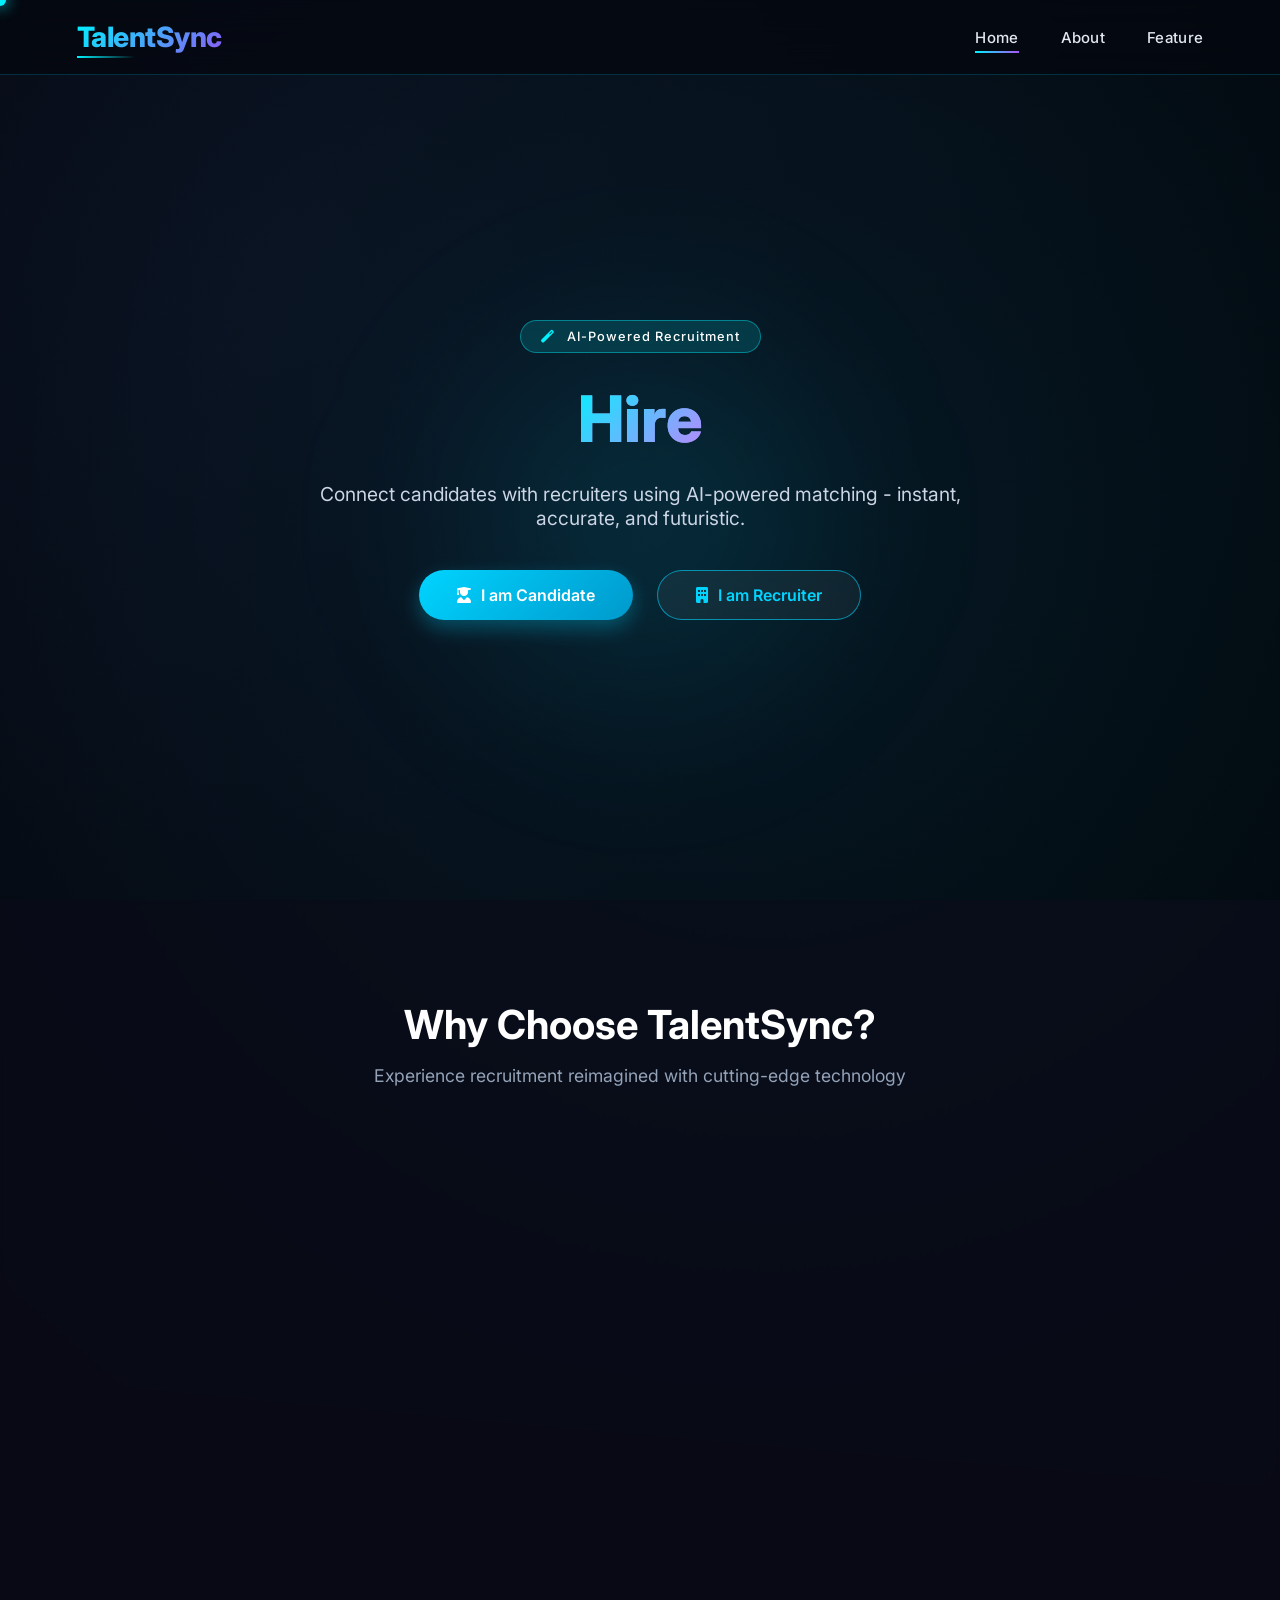
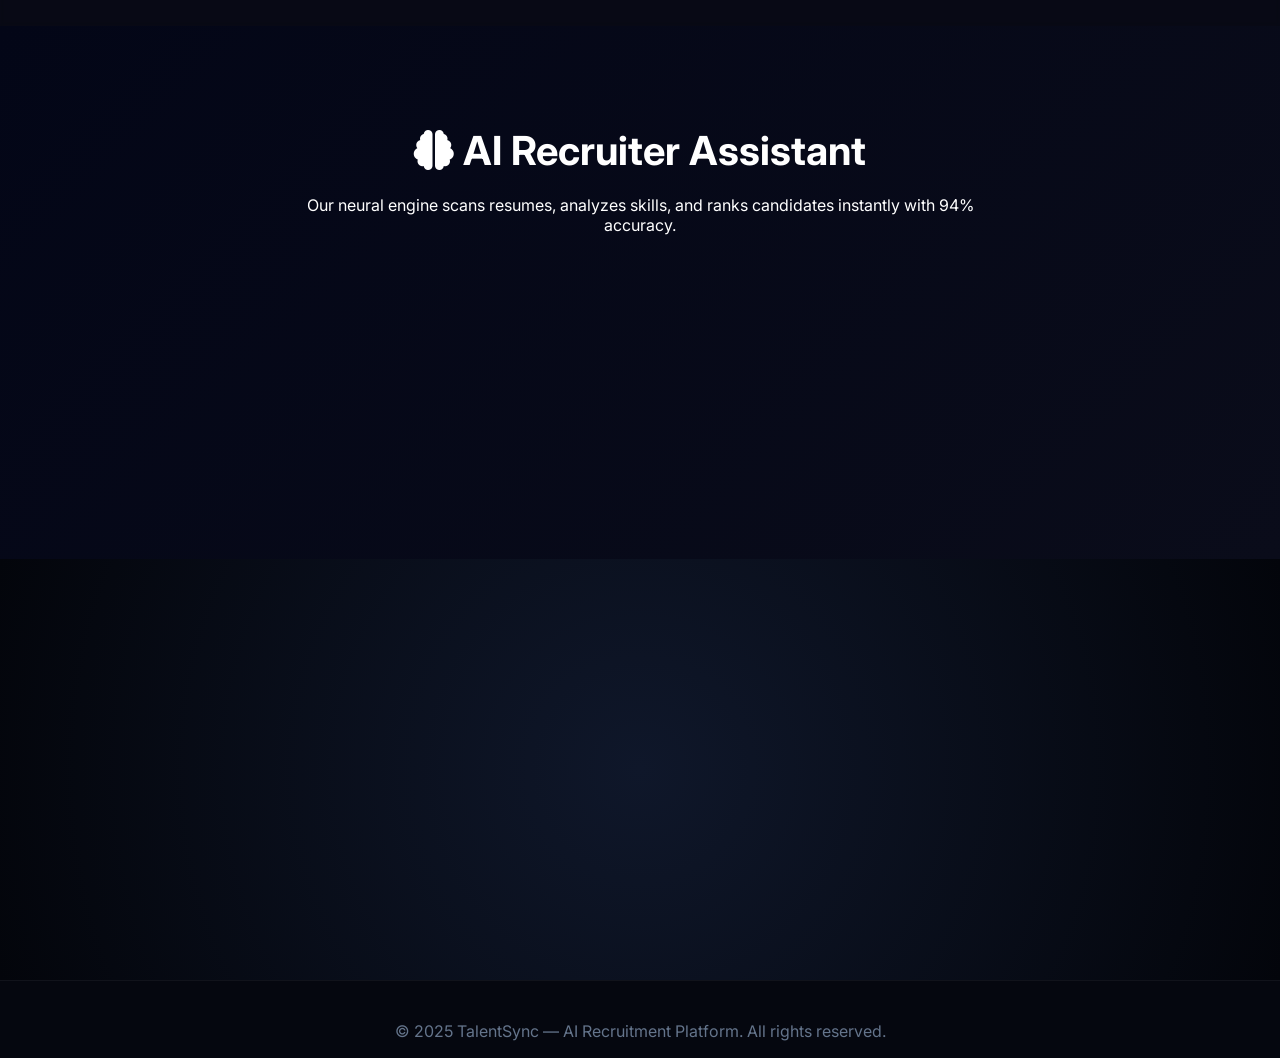
<file: candidate.html>
<!DOCTYPE html>
<html lang="en">
<head>
  <meta charset="UTF-8">
  <meta name="viewport" content="width=device-width, initial-scale=1.0, viewport-fit=cover">
  <title>TalentSync | Candidate Portal</title>
  <!-- Font Awesome 6 -->
  <link rel="stylesheet" href="https://cdnjs.cloudflare.com/ajax/libs/font-awesome/6.0.0-beta3/css/all.min.css">
  <!-- Google Fonts -->
  <link href="https://fonts.googleapis.com/css2?family=Inter:opsz,wght@14..32,300;14..32,400;14..32,500;14..32,600;14..32,700;14..32,800&display=swap" rel="stylesheet">
  <style>
    * {
      margin: 0;
      padding: 0;
      box-sizing: border-box;
    }

    body {
      font-family: 'Inter', sans-serif;
      min-height: 100vh;
      background: radial-gradient(circle at 20% 30%, #0a0f1e, #03050b);
      color: #f0f3fa;
      overflow-x: hidden;
    }

    /* Animated background */
    body::before {
      content: '';
      position: fixed;
      width: 300px;
      height: 300px;
      background: radial-gradient(circle, rgba(59, 75, 255, 0.3), transparent 70%);
      top: -100px;
      left: -100px;
      border-radius: 50%;
      animation: float 20s ease-in-out infinite;
      z-index: 0;
    }

    body::after {
      content: '';
      position: fixed;
      width: 400px;
      height: 400px;
      background: radial-gradient(circle, rgba(122, 74, 255, 0.25), transparent 70%);
      bottom: -150px;
      right: -150px;
      border-radius: 50%;
      animation: float 25s ease-in-out infinite reverse;
      z-index: 0;
    }

    @keyframes float {
      0%, 100% { transform: translate(0, 0) scale(1); }
      50% { transform: translate(30px, -20px) scale(1.05); }
    }

    /* Dashboard Layout */
    .dashboard {
      display: flex;
      min-height: 100vh;
      position: relative;
      z-index: 1;
    }

    /* Sidebar */
    .sidebar {
      width: 280px;
      background: rgba(15, 23, 42, 0.65);
      backdrop-filter: blur(14px);
      border-right: 1px solid rgba(59, 130, 246, 0.25);
      padding: 32px 20px;
      position: fixed;
      height: 100vh;
      z-index: 100;
      transition: all 0.3s;
      box-shadow: 8px 0 30px rgba(0, 0, 0, 0.3);
    }

    .logo-area {
      display: flex;
      align-items: center;
      gap: 12px;
      margin-bottom: 48px;
      padding-left: 12px;
    }

    .logo-icon {
      background: linear-gradient(135deg, #3b82f6, #a855f7);
      width: 38px;
      height: 38px;
      border-radius: 12px;
      display: flex;
      align-items: center;
      justify-content: center;
      box-shadow: 0 8px 20px rgba(59, 130, 246, 0.4);
    }

    .logo-icon i {
      font-size: 22px;
      color: white;
    }

    .logo-text {
      font-size: 1.7rem;
      font-weight: 800;
      background: linear-gradient(120deg, #fff, #94a3f8);
      -webkit-background-clip: text;
      background-clip: text;
      color: transparent;
    }

    .nav-links {
      list-style: none;
      margin-top: 20px;
    }

    .nav-links li {
      margin: 16px 0;
      padding: 12px 18px;
      border-radius: 18px;
      display: flex;
      align-items: center;
      gap: 14px;
      font-weight: 500;
      font-size: 1rem;
      cursor: pointer;
      transition: all 0.25s ease;
      color: #b9c7e6;
    }

    .nav-links li i {
      width: 28px;
      font-size: 1.3rem;
    }

    .nav-links li:hover {
      background: rgba(59, 130, 246, 0.2);
      color: white;
      transform: translateX(5px);
    }

    .nav-active {
      background: linear-gradient(95deg, rgba(59, 130, 246, 0.25), rgba(139, 92, 246, 0.15));
      border-left: 3px solid #3b82f6;
      color: white !important;
    }

    /* Main Content */
    .main-content {
      flex: 1;
      margin-left: 280px;
      padding: 28px 36px;
      transition: margin-left 0.3s ease;
    }

    /* Top Nav */
    .top-nav {
      display: flex;
      justify-content: space-between;
      align-items: center;
      margin-bottom: 36px;
      background: rgba(15, 23, 42, 0.5);
      backdrop-filter: blur(12px);
      padding: 12px 28px;
      border-radius: 60px;
      border: 1px solid rgba(59, 130, 246, 0.3);
    }

    .welcome-area h2 {
      font-size: 1.5rem;
      font-weight: 600;
    }

    .welcome-area p {
      font-size: 0.85rem;
      color: #94a3b8;
    }

    .profile-avatar {
      display: flex;
      align-items: center;
      gap: 16px;
      background: rgba(255, 255, 255, 0.05);
      padding: 6px 18px 6px 12px;
      border-radius: 40px;
      cursor: pointer;
    }

    .avatar-img {
      background: linear-gradient(145deg, #3b82f6, #8b5cf6);
      width: 44px;
      height: 44px;
      border-radius: 50%;
      display: flex;
      align-items: center;
      justify-content: center;
      font-weight: bold;
    }

    .menu-toggle {
      display: none;
      font-size: 26px;
      cursor: pointer;
      background: rgba(59, 130, 246, 0.2);
      padding: 8px 12px;
      border-radius: 30px;
    }

    /* Glass Card */
    .glass-card {
      background: rgba(20, 28, 48, 0.65);
      backdrop-filter: blur(14px);
      border-radius: 28px;
      padding: 28px 26px;
      border: 1px solid rgba(59, 130, 246, 0.3);
      box-shadow: 0 20px 35px -12px rgba(0, 0, 0, 0.4);
    }

    /* Filter Bar */
    .filter-bar {
      display: flex;
      gap: 12px;
      margin-bottom: 24px;
      flex-wrap: wrap;
      justify-content: center;
    }

    .filter-chip {
      background: rgba(59, 130, 246, 0.15);
      border: 1px solid rgba(59, 130, 246, 0.4);
      padding: 8px 20px;
      border-radius: 40px;
      cursor: pointer;
      font-size: 0.85rem;
      font-weight: 500;
      transition: all 0.2s ease;
      color: #cbd5e6;
    }

    .filter-chip:hover {
      background: rgba(59, 130, 246, 0.3);
      transform: translateY(-2px);
    }

    .filter-chip.active {
      background: linear-gradient(135deg, #3b82f6, #a855f7);
      border-color: transparent;
      color: white;
      box-shadow: 0 4px 12px rgba(59, 130, 246, 0.3);
    }

    /* Jobs Grid */
    .jobs-grid {
      display: grid;
      grid-template-columns: repeat(auto-fill, minmax(320px, 1fr));
      gap: 24px;
      margin-top: 24px;
    }

    .job-card {
      background: rgba(18, 25, 45, 0.7);
      backdrop-filter: blur(8px);
      border-radius: 28px;
      padding: 22px;
      border: 1px solid rgba(59, 130, 246, 0.25);
      transition: all 0.3s ease;
    }

    .job-card:hover {
      transform: translateY(-8px);
      border-color: rgba(59, 130, 246, 0.6);
      box-shadow: 0 20px 30px -12px rgba(59, 130, 246, 0.4);
    }

    .badge-group {
      display: flex;
      gap: 8px;
      margin-bottom: 14px;
      flex-wrap: wrap;
    }

    .badge {
      background: rgba(34, 197, 94, 0.2);
      color: #4ade80;
      padding: 4px 12px;
      border-radius: 40px;
      font-size: 0.7rem;
      font-weight: 600;
    }

    .badge.category {
      background: rgba(139, 92, 246, 0.25);
      color: #c084fc;
    }

    .job-title {
      font-size: 1.35rem;
      font-weight: 700;
      margin: 8px 0 6px;
    }

    .company {
      color: #cbd5e1;
      font-size: 0.9rem;
      margin-bottom: 12px;
      display: flex;
      align-items: center;
      gap: 6px;
    }

    .job-detail {
      font-size: 0.85rem;
      margin: 8px 0;
      display: flex;
      flex-wrap: wrap;
      gap: 12px;
      color: #9ca3af;
    }

    .skills-tag {
      display: inline-block;
      background: rgba(139, 92, 246, 0.2);
      padding: 4px 10px;
      border-radius: 20px;
      font-size: 0.7rem;
      margin: 4px 4px 0 0;
    }

    .apply-btn-sm {
      margin-top: 18px;
      width: 100%;
      background: rgba(59, 130, 246, 0.2);
      border: 1px solid #3b82f6;
      padding: 10px;
      border-radius: 40px;
      font-weight: 600;
      transition: all 0.2s;
      cursor: pointer;
      color: white;
    }

    .apply-btn-sm:hover {
      background: #3b82f6;
      transform: translateY(-2px);
    }

    .app-list {
      list-style: none;
    }

    .app-list li {
      background: rgba(59, 130, 246, 0.1);
      margin: 12px 0;
      padding: 14px 20px;
      border-radius: 60px;
      border-left: 4px solid #3b82f6;
    }

    /* Modal */
    .modal-overlay {
      position: fixed;
      top: 0;
      left: 0;
      width: 100%;
      height: 100%;
      background: rgba(0, 0, 0, 0.85);
      backdrop-filter: blur(12px);
      z-index: 1000;
      display: flex;
      align-items: center;
      justify-content: center;
      visibility: hidden;
      opacity: 0;
      transition: all 0.3s ease;
    }

    .modal-overlay.active {
      visibility: visible;
      opacity: 1;
    }

    .candidate-modal {
      background: rgba(18, 28, 48, 0.98);
      backdrop-filter: blur(20px);
      border-radius: 40px;
      max-width: 550px;
      width: 90%;
      border: 1px solid rgba(59, 130, 246, 0.6);
      padding: 28px 30px;
      max-height: 85vh;
      overflow-y: auto;
    }

    .modal-header {
      display: flex;
      justify-content: space-between;
      align-items: center;
      border-bottom: 1px solid rgba(59, 130, 246, 0.3);
      padding-bottom: 16px;
      margin-bottom: 20px;
    }

    .modal-header h3 {
      font-size: 1.6rem;
      font-weight: 700;
      background: linear-gradient(135deg, #fff, #a78bfa);
      -webkit-background-clip: text;
      background-clip: text;
      color: transparent;
    }

    .close-modal {
      background: rgba(255, 255, 255, 0.1);
      border: none;
      font-size: 24px;
      cursor: pointer;
      color: #f0f3fa;
      width: 40px;
      height: 40px;
      border-radius: 30px;
    }

    .close-modal:hover {
      background: #ef4444;
    }

    .input-group {
      position: relative;
      margin: 18px 0;
    }

    .input-group i {
      position: absolute;
      left: 16px;
      top: 50%;
      transform: translateY(-50%);
      color: #60a5fa;
    }

    .input-group input,
    .input-group textarea {
      width: 100%;
      background: rgba(0, 0, 0, 0.4);
      border: 1px solid rgba(59, 130, 246, 0.5);
      border-radius: 20px;
      padding: 14px 20px 14px 48px;
      color: white;
      font-size: 0.95rem;
    }

    .upload-label {
      background: rgba(59, 130, 246, 0.2);
      border: 1px dashed #3b82f6;
      border-radius: 30px;
      padding: 12px 20px;
      text-align: center;
      cursor: pointer;
      display: inline-block;
      width: 100%;
    }

    .job-preview {
      background: rgba(59, 130, 246, 0.1);
      padding: 12px;
      border-radius: 20px;
      margin-bottom: 20px;
    }

    @media (max-width: 860px) {
      .sidebar {
        transform: translateX(-100%);
      }
      .sidebar.open {
        transform: translateX(0);
      }
      .main-content {
        margin-left: 0;
      }
      .menu-toggle {
        display: block;
      }
    }
  </style>
</head>
<body>

<div class="dashboard">
  <div class="sidebar" id="sidebar">
    <div class="logo-area">
      <div class="logo-icon"><i class="fas fa-brain"></i></div>
      <span class="logo-text">TalentSync</span>
    </div>
    <ul class="nav-links">
      <li data-section="profile" class="nav-active"><i class="fas fa-user-astronaut"></i> <span>My Profile</span></li>
      <li data-section="jobs"><i class="fas fa-briefcase"></i> <span>Opportunities</span></li>
      <li data-section="status"><i class="fas fa-chart-line"></i> <span>Applications</span></li>
    </ul>
  </div>

  <div class="main-content">
    <div class="top-nav">
      <div class="menu-toggle" id="menuToggle"><i class="fas fa-bars"></i></div>
      <div class="welcome-area">
        <h2>Welcome back, <span id="welcomeName">Talent</span> ✨</h2>
        <p>Find your dream job with AI-powered matching</p>
      </div>
      <div class="profile-avatar" id="avatarBtn">
        <div class="avatar-img" id="avatarInitials">JD</div>
        <i class="fas fa-chevron-down"></i>
      </div>
    </div>

    <!-- PROFILE SECTION -->
    <div id="profileSection" class="glass-card">
      <h3><i class="fas fa-id-card"></i> Professional Profile</h3>
      <p style="margin-bottom: 16px;">Complete your profile to boost visibility</p>
      <div class="input-group"><i class="fas fa-user"></i><input type="text" id="name" placeholder="Full Name"></div>
      <div class="input-group"><i class="fas fa-envelope"></i><input type="email" id="email" placeholder="Email address"></div>
      <div class="input-group"><i class="fas fa-comment"></i><textarea id="about" placeholder="Tell about yourself"></textarea></div>
      <div class="input-group"><i class="fas fa-code"></i><input type="text" id="skills" placeholder="Skills (React, Python, UI/UX)"></div>
      <div class="input-group"><i class="fas fa-bullseye"></i><input type="text" id="job" placeholder="Preferred Job Role"></div>
      <button class="apply-btn-sm" onclick="saveProfileData()" style="background:#3b82f6;"><i class="fas fa-save"></i> Save Profile</button>
    </div>

    <!-- JOBS SECTION WITH FILTERS -->
    <div id="jobsSection" class="glass-card" style="display: none;">
      <h3><i class="fas fa-rocket"></i> 🔥 Latest Opportunities</h3>
      <p style="margin-bottom: 16px;">Jobs posted by verified recruiters</p>
      
      <!-- FILTER BUTTONS -->
      <div class="filter-bar">
        <button class="filter-chip active" data-category="all">📋 All Jobs</button>
        <button class="filter-chip" data-category="technical">💻 Technical</button>
        <button class="filter-chip" data-category="hr">👥 HR</button>
        <button class="filter-chip" data-category="commercial">📊 Commercial</button>
        <button class="filter-chip" data-category="law">⚖️ Law</button>
        <button class="filter-chip" data-category="marketing">📢 Marketing</button>
        <button class="filter-chip" data-category="finance">💰 Finance</button>
        <button class="filter-chip" data-category="design">🎨 Design</button>
      </div>
      
      <div id="jobsContainer" class="jobs-grid"></div>
      <div id="noJobsMsg" style="display: none; text-align:center; padding:40px;">📭 No jobs found in this category</div>
    </div>

    <!-- APPLICATIONS SECTION -->
    <div id="statusSection" class="glass-card" style="display: none;">
      <h3><i class="fas fa-paper-plane"></i> Your Applications</h3>
      <ul class="app-list" id="applicationList"></ul>
    </div>
  </div>
</div>

<!-- APPLICATION MODAL -->
<div id="candidateModal" class="modal-overlay">
  <div class="candidate-modal">
    <div class="modal-header">
      <h3><i class="fas fa-file-alt"></i> Apply for Position</h3>
      <button class="close-modal" id="closeModalBtn">&times;</button>
    </div>
    <div class="modal-body">
      <div class="job-preview" id="jobPreviewModal"></div>
      <div class="input-group"><i class="fas fa-user-tie"></i><input type="text" id="candFullName" placeholder="Full Name *"></div>
      <div class="input-group"><i class="fas fa-envelope"></i><input type="email" id="candEmail" placeholder="Email Address *"></div>
      <div class="input-group"><i class="fas fa-phone-alt"></i><input type="tel" id="candPhone" placeholder="Phone Number"></div>
      <div class="input-group"><i class="fas fa-map-marker-alt"></i><input type="text" id="candLocation" placeholder="Current Location"></div>
      <div class="input-group"><i class="fas fa-code"></i><input type="text" id="candSkills" placeholder="Your Skills (comma separated)"></div>
      <div class="input-group"><i class="fas fa-paperclip"></i>
        <label class="upload-label" for="resumeFile"><i class="fas fa-cloud-upload-alt"></i> Upload Resume</label>
        <input type="file" id="resumeFile" accept=".pdf,.doc,.docx" style="display: none;">
        <span id="resumeName" style="font-size:12px; display:block; margin-top:5px;">No file chosen</span>
      </div>
      <div class="input-group"><i class="fas fa-comment-dots"></i><textarea id="candCoverMsg" rows="3" placeholder="Why are you a great fit?"></textarea></div>
      <button class="apply-btn-sm" id="submitApplicationBtn" style="background:#3b82f6;"><i class="fas fa-paper-plane"></i> Submit Application</button>
    </div>
  </div>
</div>

<script>
  // ============ LOGOUT REDIRECT TO INDEX.HTML ============
  function performLogout() {
    localStorage.removeItem('currentUser');
    window.location.href = 'index.html';
  }

  // Check if user is logged in, redirect to index.html if not (but preserve the requirement)
  function checkLoginStatus() {
    const currentUser = localStorage.getItem('currentUser');
    if (!currentUser) {
      // Instead of login.html, go to index.html as requested
      window.location.href = 'index.html';
      return false;
    }
    return true;
  }

  // ============ JOB CATEGORY MAPPING ============
  const categoryKeywords = {
    technical: ['developer', 'engineer', 'programmer', 'software', 'devops', 'full stack', 'frontend', 'backend', 'python', 'java', 'react', 'node', 'ai', 'ml', 'data science', 'cloud', 'technical'],
    hr: ['hr', 'human resource', 'recruiter', 'talent acquisition', 'people ops', 'hrbp', 'hr manager', 'recruitment'],
    commercial: ['sales', 'business development', 'bd', 'account manager', 'commercial', 'client relationship', 'key account', 'b2b', 'b2c'],
    law: ['lawyer', 'legal', 'attorney', 'compliance', 'corporate law', 'legal counsel', 'paralegal', 'law'],
    marketing: ['marketing', 'seo', 'social media', 'content writer', 'digital marketing', 'brand', 'growth', 'product marketing'],
    finance: ['finance', 'accountant', 'financial analyst', 'ca', 'cfa', 'audit', 'tax', 'investment', 'banking'],
    design: ['designer', 'ui', 'ux', 'graphic design', 'product design', 'visual design', 'creative']
  };

  function getJobCategory(jobTitle, department) {
    const text = (jobTitle + ' ' + department).toLowerCase();
    for (const [category, keywords] of Object.entries(categoryKeywords)) {
      for (const keyword of keywords) {
        if (text.includes(keyword)) {
          return category;
        }
      }
    }
    return 'technical';
  }

  // ============ DATA STORAGE ============
  let allRecruiterJobs = [];
  let candidateApplications = [];
  let currentJobToApply = null;
  let currentCategory = 'all';
  let currentUsername = null;

  // ============ GET CURRENT USER INFO ============
  function getCurrentUser() {
    const currentUser = localStorage.getItem('currentUser');
    if (currentUser) {
      try {
        return JSON.parse(currentUser);
      } catch(e) {}
    }
    return null;
  }

  function getCurrentUserKey() {
    const user = getCurrentUser();
    if (user && user.username) {
      return `smart_profile_${user.username}`;
    }
    return 'smart_profile';
  }

  function loadApplicationsForUser() {
    const user = getCurrentUser();
    if (user && user.username) {
      const savedApps = localStorage.getItem(`candidate_applications_${user.username}`);
      if (savedApps) {
        candidateApplications = JSON.parse(savedApps);
      } else {
        candidateApplications = [];
      }
    } else {
      candidateApplications = JSON.parse(localStorage.getItem('candidate_my_applications')) || [];
    }
  }

  function saveApplicationsForUser() {
    const user = getCurrentUser();
    if (user && user.username) {
      localStorage.setItem(`candidate_applications_${user.username}`, JSON.stringify(candidateApplications));
    } else {
      localStorage.setItem('candidate_my_applications', JSON.stringify(candidateApplications));
    }
  }

  // ============ PROFILE FUNCTIONS ============
  function saveProfileData() {
    const currentUserKey = getCurrentUserKey();
    const profile = {
      name: document.getElementById('name').value,
      email: document.getElementById('email').value,
      about: document.getElementById('about').value,
      skills: document.getElementById('skills').value,
      job: document.getElementById('job').value
    };
    localStorage.setItem(currentUserKey, JSON.stringify(profile));
    alert('✅ Profile saved successfully!');
    updateWelcomeName();
    updateAvatarInitials();
  }

  function loadProfileData() {
    const currentUserKey = getCurrentUserKey();
    const saved = localStorage.getItem(currentUserKey);
    if (saved) {
      const p = JSON.parse(saved);
      if (p.name) document.getElementById('name').value = p.name;
      if (p.email) document.getElementById('email').value = p.email;
      if (p.about) document.getElementById('about').value = p.about;
      if (p.skills) document.getElementById('skills').value = p.skills;
      if (p.job) document.getElementById('job').value = p.job;
    } else {
      document.getElementById('name').value = '';
      document.getElementById('email').value = '';
      document.getElementById('about').value = '';
      document.getElementById('skills').value = '';
      document.getElementById('job').value = '';
    }
    updateWelcomeName();
    updateAvatarInitials();
  }

  function updateWelcomeName() {
    const user = getCurrentUser();
    if (user && user.username) {
      document.getElementById('welcomeName').innerText = user.username;
    } else {
      const currentUserKey = getCurrentUserKey();
      const profile = localStorage.getItem(currentUserKey);
      let name = "Talent";
      if (profile) {
        try {
          const p = JSON.parse(profile);
          if (p.name && p.name.trim() !== "") name = p.name.split(' ')[0];
        } catch(e) {}
      }
      document.getElementById('welcomeName').innerText = name;
    }
  }

  function updateAvatarInitials() {
    const user = getCurrentUser();
    if (user && user.username) {
      const initials = user.username.substring(0, 2).toUpperCase();
      document.getElementById('avatarInitials').innerText = initials;
    } else {
      const currentUserKey = getCurrentUserKey();
      const profile = localStorage.getItem(currentUserKey);
      let initials = "JD";
      if (profile) {
        try {
          const p = JSON.parse(profile);
          if (p.name && p.name.trim() !== "") {
            const parts = p.name.split(' ');
            initials = (parts[0][0] + (parts[1]?.[0] || '')).toUpperCase();
          }
        } catch(e) {}
      }
      document.getElementById('avatarInitials').innerText = initials;
    }
  }

  // ============ FETCH ALL JOBS ============
  function fetchAllRecruiterJobs() {
    allRecruiterJobs = [];
    
    for (let i = 0; i < localStorage.length; i++) {
      const key = localStorage.key(i);
      if (key && key.startsWith('recruiter_jobs_')) {
        try {
          const jobs = JSON.parse(localStorage.getItem(key));
          if (jobs && jobs.length > 0) {
            allRecruiterJobs.push(...jobs);
          }
        } catch(e) {}
      }
    }
    
    const oldJobs = localStorage.getItem('recruiter_jobs');
    if (oldJobs) {
      try {
        const jobs = JSON.parse(oldJobs);
        if (jobs && jobs.length > 0) allRecruiterJobs.push(...jobs);
      } catch(e) {}
    }
    
    allRecruiterJobs = allRecruiterJobs.map(job => ({
      ...job,
      category: getJobCategory(job.jobTitle, job.department)
    }));
    
    const uniqueJobs = [];
    const jobIds = new Set();
    for (const job of allRecruiterJobs) {
      if (!jobIds.has(job.id)) {
        jobIds.add(job.id);
        uniqueJobs.push(job);
      }
    }
    allRecruiterJobs = uniqueJobs;
    
    renderJobsList();
  }

  function renderJobsList() {
    const container = document.getElementById('jobsContainer');
    const noJobsMsg = document.getElementById('noJobsMsg');
    if (!container) return;
    
    let filteredJobs = allRecruiterJobs;
    if (currentCategory !== 'all') {
      filteredJobs = allRecruiterJobs.filter(job => job.category === currentCategory);
    }
    
    if (filteredJobs.length === 0) {
      container.innerHTML = '';
      if (noJobsMsg) noJobsMsg.style.display = 'block';
      return;
    }
    
    if (noJobsMsg) noJobsMsg.style.display = 'none';
    container.innerHTML = '';
    
    filteredJobs.forEach(job => {
      const card = document.createElement('div');
      card.className = 'job-card';
      const skillsArray = job.requiredSkills ? job.requiredSkills.split(',').map(s => s.trim()).filter(s => s) : [];
      const skillsHtml = skillsArray.slice(0, 4).map(skill => `<span class="skills-tag">${escapeHtml(skill)}</span>`).join('');
      
      card.innerHTML = `
        <div class="badge-group">
          <span class="badge"><i class="fas fa-check-circle"></i> Verified</span>
          <span class="badge category"><i class="fas fa-tag"></i> ${getCategoryIcon(job.category)} ${job.category.toUpperCase()}</span>
        </div>
        <div class="job-title">${escapeHtml(job.jobTitle)}</div>
        <div class="company"><i class="fas fa-building"></i> ${escapeHtml(job.companyName)}</div>
        <div class="job-detail">
          <span><i class="fas fa-map-marker-alt"></i> ${escapeHtml(job.location || 'Remote')}</span>
          <span><i class="fas fa-code-branch"></i> ${escapeHtml(job.department || 'General')}</span>
        </div>
        ${skillsHtml ? `<div><i class="fas fa-tags"></i> ${skillsHtml}</div>` : ''}
        <div class="job-detail"><i class="fas fa-calendar"></i> Posted: ${escapeHtml(job.postedAt || 'Recently')}</div>
        <button class="apply-btn-sm" data-job='${JSON.stringify(job).replace(/'/g, "&#39;")}'><i class="fas fa-send"></i> Apply Now</button>
      `;
      container.appendChild(card);
    });
    
    document.querySelectorAll('.apply-btn-sm').forEach(btn => {
      btn.addEventListener('click', (e) => {
        const jobData = btn.getAttribute('data-job');
        if (jobData) {
          try {
            currentJobToApply = JSON.parse(jobData);
            openApplicationModal(currentJobToApply);
          } catch(err) {}
        }
      });
    });
  }
  
  function getCategoryIcon(category) {
    const icons = { technical: '💻', hr: '👥', commercial: '📊', law: '⚖️', marketing: '📢', finance: '💰', design: '🎨' };
    return icons[category] || '📋';
  }

  function escapeHtml(str) {
    if (!str) return '';
    return str.replace(/[&<>]/g, function(m) {
      if (m === '&') return '&amp;';
      if (m === '<') return '&lt;';
      if (m === '>') return '&gt;';
      return m;
    });
  }

  function openApplicationModal(job) {
    if (!job) return;
    const modal = document.getElementById('candidateModal');
    const previewDiv = document.getElementById('jobPreviewModal');
    if (previewDiv) {
      previewDiv.innerHTML = `
        <div><strong>${escapeHtml(job.jobTitle)}</strong><br>
        <span style="color:#94a3b8;">${escapeHtml(job.companyName)}</span></div>
        <div style="margin-top: 8px; font-size:0.8rem; color:#60a5fa;">Required: ${escapeHtml(job.requiredSkills || 'Not specified')}</div>
      `;
    }
    
    const currentUserKey = getCurrentUserKey();
    const profile = localStorage.getItem(currentUserKey);
    const user = getCurrentUser();
    
    if (profile) {
      try {
        const p = JSON.parse(profile);
        if (p.name) document.getElementById('candFullName').value = p.name;
        if (p.email) document.getElementById('candEmail').value = p.email;
        if (p.skills) document.getElementById('candSkills').value = p.skills;
      } catch(e) {}
    }
    if (user && user.email && !document.getElementById('candEmail').value) {
      document.getElementById('candEmail').value = user.email;
    }
    
    document.getElementById('candPhone').value = '';
    document.getElementById('candLocation').value = '';
    document.getElementById('candCoverMsg').value = '';
    document.getElementById('resumeFile').value = '';
    document.getElementById('resumeName').innerText = 'No file chosen';
    modal.classList.add('active');
  }

  function closeModal() {
    const modal = document.getElementById('candidateModal');
    if (modal) modal.classList.remove('active');
    currentJobToApply = null;
  }

  function submitApplication() {
    if (!currentJobToApply) { alert("Please select a job to apply."); return; }
    const fullName = document.getElementById('candFullName').value.trim();
    const email = document.getElementById('candEmail').value.trim();
    if (!fullName || !email) { alert("❌ Please provide your full name and email address."); return; }
    
    const alreadyApplied = candidateApplications.some(app => 
      app.jobTitle === currentJobToApply.jobTitle && app.companyName === currentJobToApply.companyName && app.candidateEmail === email
    );
    if (alreadyApplied) { alert(`⚠️ You have already applied for "${currentJobToApply.jobTitle}".`); closeModal(); return; }
    
    const phone = document.getElementById('candPhone').value.trim();
    const location = document.getElementById('candLocation').value.trim();
    const coverMsg = document.getElementById('candCoverMsg').value.trim();
    const resumeFile = document.getElementById('resumeFile').files[0];
    const resumeFileName = resumeFile ? resumeFile.name : null;
    const skillsInput = document.getElementById('candSkills').value.trim();
    
    const newApplication = {
      jobTitle: currentJobToApply.jobTitle, companyName: currentJobToApply.companyName, department: currentJobToApply.department,
      requiredSkills: currentJobToApply.requiredSkills, candidateName: fullName, candidateEmail: email,
      candidateSkills: skillsInput, phone: phone, candidateLocation: location, coverMessage: coverMsg,
      resumeFile: resumeFileName, appliedAt: new Date().toLocaleString(), status: "Pending Review"
    };
    candidateApplications.push(newApplication);
    saveApplicationsForUser();
    
    let companyKey = currentJobToApply.companyName.toLowerCase().replace(/[^a-z0-9]/g, '_');
    let companyAppsKey = `company_applications_${companyKey}`;
    let companyApps = JSON.parse(localStorage.getItem(companyAppsKey)) || [];
    companyApps.push(newApplication);
    localStorage.setItem(companyAppsKey, JSON.stringify(companyApps));
    
    const currentUserKey = getCurrentUserKey();
    const profile = localStorage.getItem(currentUserKey);
    let profileData = profile ? JSON.parse(profile) : {};
    if (!profileData.name && fullName) profileData.name = fullName;
    if (!profileData.email && email) profileData.email = email;
    if (!profileData.skills && skillsInput) profileData.skills = skillsInput;
    localStorage.setItem(currentUserKey, JSON.stringify(profileData));
    
    alert(`✅ Application submitted for "${currentJobToApply.jobTitle}"!`);
    if (document.getElementById('statusSection').style.display !== 'none') renderApplications();
    closeModal();
  }
  
  function renderApplications() {
    const container = document.getElementById('applicationList');
    if (!container) return;
    if (candidateApplications.length === 0) { container.innerHTML = '<li>✨ No applications yet. Browse opportunities and apply!</li>'; return; }
    container.innerHTML = '';
    candidateApplications.forEach(app => {
      const li = document.createElement('li');
      li.innerHTML = `<div style="display:flex; justify-content:space-between; flex-wrap:wrap;"><strong>${escapeHtml(app.jobTitle)}</strong><span style="font-size:11px;">${app.appliedAt}</span></div><div style="font-size:13px;">${escapeHtml(app.companyName)}</div><div style="font-size:11px; color:#60a5fa;">Status: ${app.status || 'Under Review'}</div>`;
      container.appendChild(li);
    });
  }
  
  function switchSection(sectionId) {
    document.getElementById('profileSection').style.display = 'none';
    document.getElementById('jobsSection').style.display = 'none';
    document.getElementById('statusSection').style.display = 'none';
    document.getElementById(sectionId).style.display = 'block';
    document.querySelectorAll('.nav-links li').forEach(li => li.classList.remove('nav-active'));
    const map = { profile: 'profileSection', jobs: 'jobsSection', status: 'statusSection' };
    for (let [key, value] of Object.entries(map)) if (value === sectionId) { const activeLi = document.querySelector(`[data-section="${key}"]`); if (activeLi) activeLi.classList.add('nav-active'); }
    if (sectionId === 'jobsSection') fetchAllRecruiterJobs();
    if (sectionId === 'statusSection') renderApplications();
  }
  
  function setupFilters() {
    document.querySelectorAll('.filter-chip').forEach(chip => {
      chip.addEventListener('click', () => {
        document.querySelectorAll('.filter-chip').forEach(c => c.classList.remove('active'));
        chip.classList.add('active');
        currentCategory = chip.getAttribute('data-category');
        renderJobsList();
      });
    });
  }
  
  document.querySelectorAll('.nav-links li').forEach(li => {
    li.addEventListener('click', () => {
      const section = li.getAttribute('data-section');
      if (section === 'profile') switchSection('profileSection');
      else if (section === 'jobs') switchSection('jobsSection');
      else if (section === 'status') switchSection('statusSection');
      if (window.innerWidth < 860) document.getElementById('sidebar').classList.remove('open');
    });
  });
  
  document.getElementById('menuToggle')?.addEventListener('click', () => { document.getElementById('sidebar').classList.toggle('open'); });
  document.getElementById('closeModalBtn')?.addEventListener('click', closeModal);
  document.getElementById('submitApplicationBtn')?.addEventListener('click', submitApplication);
  document.getElementById('candidateModal')?.addEventListener('click', function(e) { if (e.target === this) closeModal(); });
  document.getElementById('resumeFile')?.addEventListener('change', function(e) { const fileName = e.target.files[0] ? e.target.files[0].name : 'No file chosen'; document.getElementById('resumeName').innerText = fileName; });
  document.getElementById('avatarBtn')?.addEventListener('click', () => { if (confirm('Do you want to logout?')) { performLogout(); } });
  
  window.onload = () => {
    if (!checkLoginStatus()) return;
    loadProfileData();
    loadApplicationsForUser();
    fetchAllRecruiterJobs();
    renderApplications();
    switchSection('profileSection');
    setupFilters();
  };
</script>
</body>
</html>
</file>
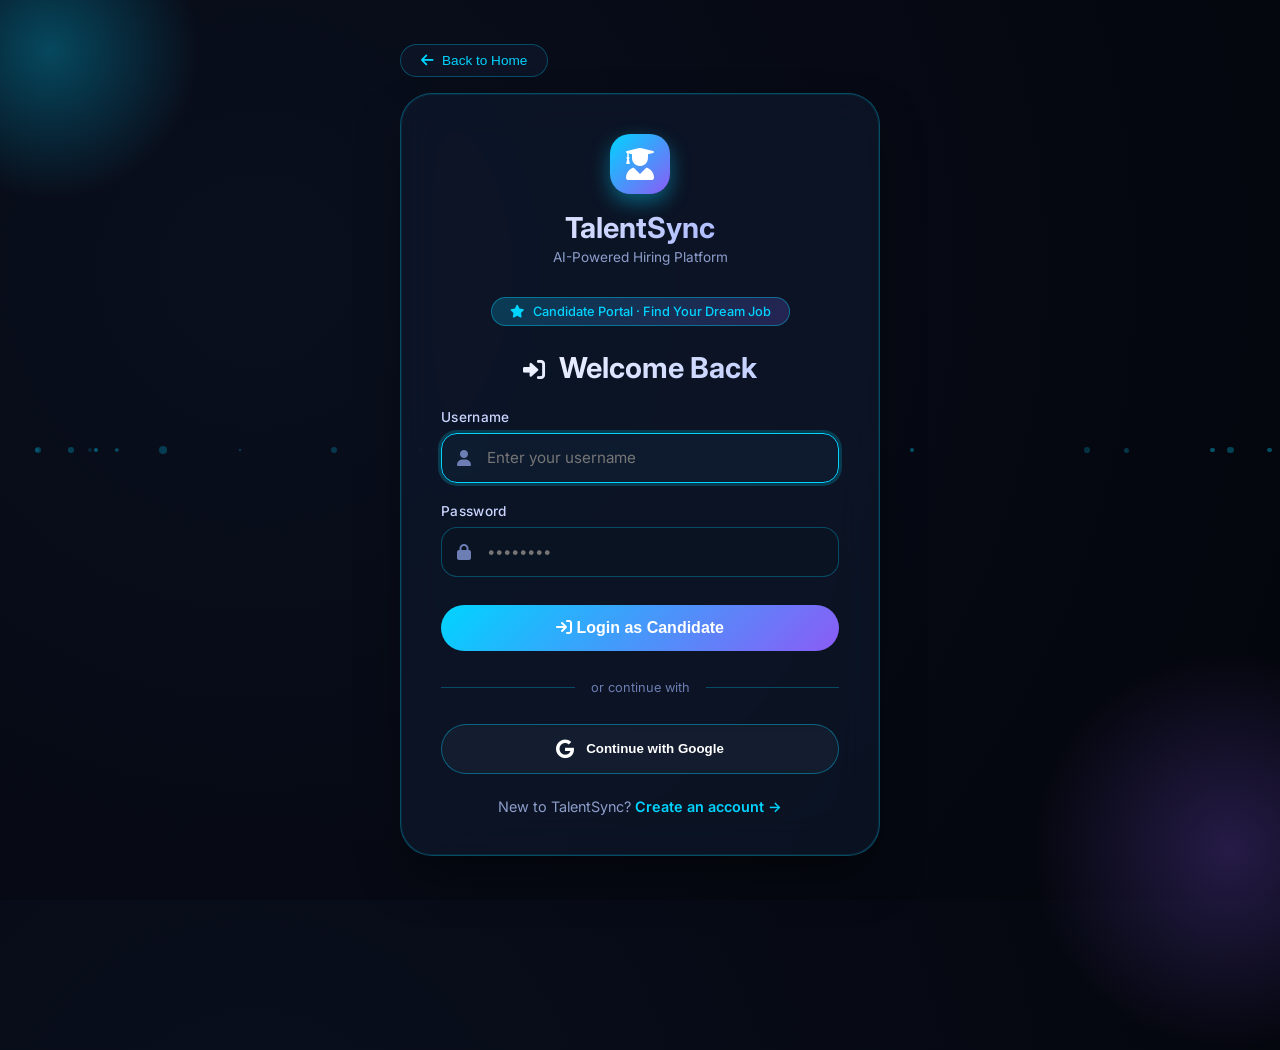
<file: login.html>
<!DOCTYPE html>
<html lang="en">
<head>
  <meta charset="UTF-8">
  <meta name="viewport" content="width=device-width, initial-scale=1.0, viewport-fit=cover">
  <title>TalentSync | Candidate Portal</title>
  <!-- Font Awesome 6 -->
  <link rel="stylesheet" href="https://cdnjs.cloudflare.com/ajax/libs/font-awesome/6.0.0-beta3/css/all.min.css">
  <!-- Google Fonts -->
  <link href="https://fonts.googleapis.com/css2?family=Inter:opsz,wght@14..32,300;14..32,400;14..32,500;14..32,600;14..32,700;14..32,800&display=swap" rel="stylesheet">
  <style>
    * {
      margin: 0;
      padding: 0;
      box-sizing: border-box;
    }

    body {
      font-family: 'Inter', sans-serif;
      min-height: 100vh;
      background: radial-gradient(circle at 20% 30%, #0a0f1e, #03050b);
      display: flex;
      align-items: center;
      justify-content: center;
      padding: 1.5rem;
      position: relative;
      overflow-x: hidden;
    }

    /* Animated background elements */
    body::before {
      content: '';
      position: absolute;
      width: 300px;
      height: 300px;
      background: radial-gradient(circle, rgba(0, 210, 255, 0.3), transparent 70%);
      top: -100px;
      left: -100px;
      border-radius: 50%;
      animation: float 20s ease-in-out infinite;
    }

    body::after {
      content: '';
      position: absolute;
      width: 400px;
      height: 400px;
      background: radial-gradient(circle, rgba(139, 92, 246, 0.25), transparent 70%);
      bottom: -150px;
      right: -150px;
      border-radius: 50%;
      animation: float 25s ease-in-out infinite reverse;
    }

    @keyframes float {
      0%, 100% { transform: translate(0, 0) scale(1); }
      50% { transform: translate(30px, -20px) scale(1.05); }
    }

    /* Floating particles */
    .particle {
      position: absolute;
      background: rgba(0, 210, 255, 0.2);
      border-radius: 50%;
      pointer-events: none;
      animation: particleFloat 15s infinite;
    }

    @keyframes particleFloat {
      0% { transform: translateY(0) rotate(0deg); opacity: 0; }
      10% { opacity: 0.5; }
      90% { opacity: 0.5; }
      100% { transform: translateY(-100vh) rotate(360deg); opacity: 0; }
    }

    /* Main container */
    .container {
      width: 100%;
      max-width: 480px;
      position: relative;
      z-index: 10;
    }

    /* Back navigation button */
    .back-nav {
      margin-bottom: 1rem;
      text-align: left;
    }

    .back-btn {
      display: inline-flex;
      align-items: center;
      gap: 8px;
      background: rgba(15, 25, 45, 0.6);
      backdrop-filter: blur(10px);
      border: 1px solid rgba(0, 210, 255, 0.3);
      border-radius: 40px;
      padding: 8px 20px;
      color: #00d4ff;
      font-size: 0.85rem;
      font-weight: 500;
      cursor: pointer;
      transition: all 0.3s ease;
      text-decoration: none;
    }

    .back-btn i {
      font-size: 0.9rem;
      transition: transform 0.2s ease;
    }

    .back-btn:hover {
      background: rgba(0, 210, 255, 0.15);
      border-color: #00d4ff;
      transform: translateX(-3px);
    }

    .back-btn:hover i {
      transform: translateX(-3px);
    }

    /* Glass card */
    .auth-card {
      background: rgba(15, 25, 45, 0.65);
      backdrop-filter: blur(20px);
      border-radius: 32px;
      border: 1px solid rgba(0, 210, 255, 0.3);
      box-shadow: 0 25px 50px -12px rgba(0, 0, 0, 0.5), 0 0 0 1px rgba(0, 210, 255, 0.1) inset;
      padding: 2.5rem;
      transition: all 0.4s ease;
    }

    .auth-card:hover {
      border-color: rgba(0, 210, 255, 0.5);
      box-shadow: 0 30px 60px -15px rgba(0, 210, 255, 0.3);
    }

    /* Logo */
    .logo {
      text-align: center;
      margin-bottom: 2rem;
    }

    .logo-icon {
      width: 60px;
      height: 60px;
      background: linear-gradient(135deg, #00d4ff, #8b5cf6);
      border-radius: 20px;
      display: inline-flex;
      align-items: center;
      justify-content: center;
      margin-bottom: 1rem;
      box-shadow: 0 8px 20px rgba(0, 212, 255, 0.4);
    }

    .logo-icon i {
      font-size: 2rem;
      color: white;
    }

    .logo h1 {
      font-size: 1.8rem;
      font-weight: 700;
      background: linear-gradient(135deg, #fff, #8a9eff);
      -webkit-background-clip: text;
      background-clip: text;
      color: transparent;
    }

    .logo p {
      font-size: 0.85rem;
      color: #8e9ecc;
      margin-top: 0.25rem;
    }

    /* Form title */
    .form-title {
      font-size: 1.8rem;
      font-weight: 700;
      margin-bottom: 1.5rem;
      text-align: center;
      background: linear-gradient(135deg, #fff, #b4c4ff);
      -webkit-background-clip: text;
      background-clip: text;
      color: transparent;
    }

    /* Input groups */
    .input-group {
      margin-bottom: 1.25rem;
    }

    .input-label {
      display: block;
      font-size: 0.85rem;
      font-weight: 500;
      margin-bottom: 0.5rem;
      color: #cbd5ff;
      letter-spacing: 0.3px;
    }

    .input-wrapper {
      position: relative;
    }

    .input-wrapper i {
      position: absolute;
      left: 1rem;
      top: 50%;
      transform: translateY(-50%);
      color: #6c7eb3;
      font-size: 1rem;
      transition: color 0.2s;
    }

    input {
      width: 100%;
      padding: 0.9rem 1rem 0.9rem 2.8rem;
      background: rgba(10, 20, 35, 0.7);
      border: 1.5px solid rgba(0, 210, 255, 0.3);
      border-radius: 16px;
      color: white;
      font-size: 0.95rem;
      font-family: 'Inter', sans-serif;
      transition: all 0.2s;
      outline: none;
    }

    input:focus {
      border-color: #00d4ff;
      box-shadow: 0 0 0 3px rgba(0, 212, 255, 0.2);
      background: rgba(15, 30, 50, 0.8);
    }

    /* Candidate badge */
    .candidate-badge {
      text-align: center;
      margin-bottom: 1.5rem;
      display: inline-block;
      width: 100%;
    }
    
    .badge {
      display: inline-block;
      background: linear-gradient(135deg, rgba(0, 212, 255, 0.2), rgba(139, 92, 246, 0.2));
      padding: 6px 18px;
      border-radius: 40px;
      font-size: 0.8rem;
      font-weight: 500;
      color: #00d4ff;
      border: 1px solid rgba(0, 212, 255, 0.4);
      backdrop-filter: blur(4px);
    }
    
    .badge i {
      margin-right: 6px;
    }

    /* Submit button */
    .submit-btn {
      width: 100%;
      padding: 0.9rem;
      background: linear-gradient(135deg, #00d4ff, #8b5cf6);
      border: none;
      border-radius: 40px;
      color: white;
      font-size: 1rem;
      font-weight: 700;
      cursor: pointer;
      transition: all 0.3s ease;
      margin-top: 0.5rem;
      position: relative;
      overflow: hidden;
    }

    .submit-btn::before {
      content: '';
      position: absolute;
      top: 50%;
      left: 50%;
      width: 0;
      height: 0;
      border-radius: 50%;
      background: rgba(255, 255, 255, 0.3);
      transform: translate(-50%, -50%);
      transition: width 0.6s, height 0.6s;
    }

    .submit-btn:hover::before {
      width: 300px;
      height: 300px;
    }

    .submit-btn:hover {
      transform: translateY(-2px);
      box-shadow: 0 10px 25px -5px rgba(0, 212, 255, 0.5);
    }

    .submit-btn:disabled {
      opacity: 0.7;
      cursor: not-allowed;
      transform: none;
    }

    /* Divider */
    .divider {
      margin: 1.8rem 0;
      display: flex;
      align-items: center;
      text-align: center;
      color: #6c7eb3;
      font-size: 0.8rem;
    }

    .divider::before,
    .divider::after {
      content: '';
      flex: 1;
      border-bottom: 1px solid rgba(0, 210, 255, 0.3);
    }

    .divider span {
      margin: 0 1rem;
    }

    /* Google button */
    .google-btn {
      width: 100%;
      padding: 0.9rem;
      border-radius: 40px;
      border: 1.5px solid rgba(0, 210, 255, 0.4);
      background: rgba(255, 255, 255, 0.03);
      color: white;
      font-weight: 600;
      cursor: pointer;
      transition: all 0.3s ease;
      display: flex;
      align-items: center;
      justify-content: center;
      gap: 0.75rem;
      backdrop-filter: blur(5px);
    }

    .google-btn i {
      font-size: 1.2rem;
      color: #fff;
    }

    .google-btn:hover {
      background: rgba(255, 255, 255, 0.1);
      border-color: #00d4ff;
      transform: translateY(-2px);
    }

    .google-btn:disabled {
      opacity: 0.7;
      cursor: not-allowed;
      transform: none;
    }

    /* Toggle link */
    .toggle {
      text-align: center;
      margin-top: 1.5rem;
      font-size: 0.9rem;
      color: #8e9ecc;
    }

    .toggle a {
      color: #00d4ff;
      text-decoration: none;
      font-weight: 600;
      cursor: pointer;
      transition: color 0.2s;
    }

    .toggle a:hover {
      color: #8ea2ff;
      text-decoration: underline;
    }

    /* Message */
    .message {
      margin-top: 1rem;
      padding: 0.75rem;
      border-radius: 12px;
      font-size: 0.8rem;
      text-align: center;
      background: rgba(0, 0, 0, 0.3);
      backdrop-filter: blur(4px);
    }

    .message.success {
      color: #6effb0;
      border-left: 3px solid #6effb0;
    }

    .message.error {
      color: #ff8a8a;
      border-left: 3px solid #ff8a8a;
    }

    .hidden {
      display: none;
    }

    /* Loading spinner */
    .loading-spinner {
      display: inline-block;
      width: 16px;
      height: 16px;
      border: 2px solid rgba(255, 255, 255, 0.3);
      border-top-color: white;
      border-radius: 50%;
      animation: spin 0.6s linear infinite;
      margin-left: 8px;
    }

    @keyframes spin {
      to { transform: rotate(360deg); }
    }

    /* Responsive */
    @media (max-width: 520px) {
      .auth-card {
        padding: 1.8rem;
      }
      .form-title {
        font-size: 1.5rem;
      }
      .back-btn {
        padding: 6px 16px;
        font-size: 0.75rem;
      }
    }

    /* Smooth page transition */
    .fade-out {
      opacity: 0;
      transition: opacity 0.25s ease-out;
    }
  </style>
</head>
<body>

<div class="container">
  <!-- Back Navigation Button - Direct navigation to index.html -->
  <div class="back-nav">
    <button class="back-btn" id="backButton">
      <i class="fas fa-arrow-left"></i> Back to Home
    </button>
  </div>

  <div class="auth-card">
    <div class="logo">
      <div class="logo-icon">
        <i class="fas fa-user-graduate"></i>
      </div>
      <h1>TalentSync</h1>
      <p>AI-Powered Hiring Platform</p>
    </div>

    <!-- Candidate Badge -->
    <div class="candidate-badge">
      <span class="badge"><i class="fas fa-star"></i> Candidate Portal · Find Your Dream Job</span>
    </div>

    <!-- LOGIN FORM -->
    <div id="loginForm">
      <div class="form-title">
        <i class="fas fa-sign-in-alt" style="font-size: 1.4rem; margin-right: 0.5rem;"></i>
        Welcome Back
      </div>

      <div class="input-group">
        <label class="input-label">Username</label>
        <div class="input-wrapper">
          <i class="fas fa-user"></i>
          <input type="text" id="loginUsername" placeholder="Enter your username" autocomplete="username">
        </div>
      </div>

      <div class="input-group">
        <label class="input-label">Password</label>
        <div class="input-wrapper">
          <i class="fas fa-lock"></i>
          <input type="password" id="loginPassword" placeholder="••••••••" autocomplete="current-password">
        </div>
      </div>

      <button class="submit-btn" id="loginBtn">
        <i class="fas fa-arrow-right-to-bracket"></i> Login as Candidate
      </button>

      <div class="divider">
        <span>or continue with</span>
      </div>

      <button class="google-btn" id="googleBtn">
        <i class="fab fa-google"></i> Continue with Google
      </button>

      <div class="toggle">
        New to TalentSync? <a id="showSignupLink">Create an account →</a>
      </div>
      <div id="loginMsg" class="message hidden"></div>
    </div>

    <!-- SIGNUP FORM -->
    <div id="signupForm" class="hidden">
      <div class="form-title">
        <i class="fas fa-user-plus" style="font-size: 1.4rem; margin-right: 0.5rem;"></i>
        Create Candidate Account
      </div>

      <div class="input-group">
        <label class="input-label">Username</label>
        <div class="input-wrapper">
          <i class="fas fa-user"></i>
          <input type="text" id="signupUsername" placeholder="Choose a username">
        </div>
      </div>

      <div class="input-group">
        <label class="input-label">Email</label>
        <div class="input-wrapper">
          <i class="fas fa-envelope"></i>
          <input type="email" id="signupEmail" placeholder="hello@example.com">
        </div>
      </div>

      <div class="input-group">
        <label class="input-label">Password</label>
        <div class="input-wrapper">
          <i class="fas fa-lock"></i>
          <input type="password" id="signupPassword" placeholder="Create a strong password">
        </div>
      </div>

      <button class="submit-btn" id="signupBtn">
        <i class="fas fa-user-check"></i> Sign Up as Candidate
      </button>

      <div class="divider">
        <span>or</span>
      </div>

      <button class="google-btn" id="signupGoogleBtn">
        <i class="fab fa-google"></i> Sign up with Google
      </button>

      <div class="toggle">
        Already have an account? <a id="showLoginLink">Login here →</a>
      </div>
      <div id="signupMsg" class="message hidden"></div>
    </div>
  </div>
</div>

<script>
  // ==================== FIXED: BACK TO HOME BUTTON ====================
  // The back button now directly navigates to index.html with smooth transition
  const backButton = document.getElementById('backButton');
  
  function navigateToHome() {
    // Add fade-out effect for smooth transition
    document.body.classList.add('fade-out');
    
    // Small delay to allow fade animation to play
    setTimeout(() => {
      window.location.href = 'index.html';
    }, 200);
  }
  
  // Attach click event to back button
  backButton.addEventListener('click', navigateToHome);
  
  // ==================== CREATE FLOATING PARTICLES ====================
  function createParticles() {
    for (let i = 0; i < 30; i++) {
      const particle = document.createElement('div');
      particle.classList.add('particle');
      const size = Math.random() * 6 + 2;
      particle.style.width = size + 'px';
      particle.style.height = size + 'px';
      particle.style.left = Math.random() * 100 + '%';
      particle.style.animationDelay = Math.random() * 15 + 's';
      particle.style.animationDuration = Math.random() * 10 + 8 + 's';
      particle.style.background = `rgba(0, 210, 255, ${Math.random() * 0.3 + 0.1})`;
      document.body.appendChild(particle);
    }
  }
  createParticles();

  // DOM Elements
  const loginFormDiv = document.getElementById('loginForm');
  const signupFormDiv = document.getElementById('signupForm');
  const loginUsername = document.getElementById('loginUsername');
  const loginPassword = document.getElementById('loginPassword');
  const loginBtn = document.getElementById('loginBtn');
  const signupUsername = document.getElementById('signupUsername');
  const signupEmail = document.getElementById('signupEmail');
  const signupPassword = document.getElementById('signupPassword');
  const signupBtn = document.getElementById('signupBtn');
  const googleBtn = document.getElementById('googleBtn');
  const signupGoogleBtn = document.getElementById('signupGoogleBtn');
  const showSignupLink = document.getElementById('showSignupLink');
  const showLoginLink = document.getElementById('showLoginLink');
  const loginMsgDiv = document.getElementById('loginMsg');
  const signupMsgDiv = document.getElementById('signupMsg');

  // Show message helper
  function showMessage(element, text, isError = true) {
    element.textContent = text;
    element.className = `message ${isError ? 'error' : 'success'}`;
    element.classList.remove('hidden');
    setTimeout(() => {
      element.classList.add('hidden');
    }, 4000);
  }

  // Show loading state on button
  function setButtonLoading(btn, loading, originalText = null) {
    if (loading) {
      btn.disabled = true;
      if (!btn.getAttribute('data-original')) {
        btn.setAttribute('data-original', btn.innerHTML);
      }
      btn.innerHTML = `<i class="fas fa-spinner fa-pulse"></i> Processing...`;
    } else {
      btn.disabled = false;
      btn.innerHTML = btn.getAttribute('data-original') || originalText || btn.innerHTML;
    }
  }

  // TOGGLE FUNCTIONS
  function showSignup() {
    loginFormDiv.classList.add('hidden');
    signupFormDiv.classList.remove('hidden');
    loginMsgDiv.classList.add('hidden');
    signupMsgDiv.classList.add('hidden');
    // Focus on first signup input
    setTimeout(() => signupUsername.focus(), 100);
  }

  function showLogin() {
    signupFormDiv.classList.add('hidden');
    loginFormDiv.classList.remove('hidden');
    loginMsgDiv.classList.add('hidden');
    signupMsgDiv.classList.add('hidden');
    // Focus on username input
    setTimeout(() => loginUsername.focus(), 100);
  }

  // Attach toggle events
  showSignupLink.addEventListener('click', (e) => {
    e.preventDefault();
    showSignup();
  });
  
  showLoginLink.addEventListener('click', (e) => {
    e.preventDefault();
    showLogin();
  });

  // SIGNUP FUNCTION
  function signup() {
    const username = signupUsername.value.trim();
    const email = signupEmail.value.trim();
    const password = signupPassword.value;

    if (!username || !email || !password) {
      showMessage(signupMsgDiv, "❌ Please fill in all fields", true);
      return;
    }

    if (password.length < 4) {
      showMessage(signupMsgDiv, "❌ Password must be at least 4 characters", true);
      return;
    }

    if (!email.includes('@') || !email.includes('.')) {
      showMessage(signupMsgDiv, "❌ Please enter a valid email address", true);
      return;
    }

    setButtonLoading(signupBtn, true);

    setTimeout(() => {
      let users = JSON.parse(localStorage.getItem("users")) || [];

      const exists = users.find(u => u.username.toLowerCase() === username.toLowerCase());

      if (exists) {
        showMessage(signupMsgDiv, "❌ Username already taken. Please choose another.", true);
        setButtonLoading(signupBtn, false);
        return;
      }

      const emailExists = users.find(u => u.email && u.email.toLowerCase() === email.toLowerCase());
      if (emailExists) {
        showMessage(signupMsgDiv, "❌ Email already registered. Please login.", true);
        setButtonLoading(signupBtn, false);
        return;
      }

      const newUser = {
        role: "candidate",
        username: username,
        email: email,
        password: password,
        createdAt: new Date().toISOString()
      };

      users.push(newUser);
      localStorage.setItem("users", JSON.stringify(users));

      showMessage(signupMsgDiv, "✨ Candidate account created successfully! Redirecting to login...", false);
      
      setTimeout(() => {
        setButtonLoading(signupBtn, false);
        signupUsername.value = "";
        signupEmail.value = "";
        signupPassword.value = "";
        showLogin();
        showMessage(loginMsgDiv, "✅ Account created! Please login with your credentials.", false);
      }, 1500);
    }, 600);
  }

  // LOGIN FUNCTION - redirects to candidate dashboard
  function login() {
    const username = loginUsername.value.trim();
    const password = loginPassword.value;

    if (!username || !password) {
      showMessage(loginMsgDiv, "❌ Please enter username and password", true);
      return;
    }

    setButtonLoading(loginBtn, true);

    setTimeout(() => {
      let users = JSON.parse(localStorage.getItem("users")) || [];

      const user = users.find(u => 
        u.username.toLowerCase() === username.toLowerCase() && 
        u.password === password &&
        u.role === "candidate"
      );

      if (!user) {
        showMessage(loginMsgDiv, "❌ Invalid credentials. Please sign up as a candidate first.", true);
        setButtonLoading(loginBtn, false);
        return;
      }

      // Store current session
      localStorage.setItem("currentUser", JSON.stringify({
        username: user.username,
        email: user.email,
        role: "candidate",
        loggedInAt: new Date().toISOString()
      }));

      showMessage(loginMsgDiv, `🎉 Welcome back, ${user.username}! Redirecting to candidate dashboard...`, false);

      setTimeout(() => {
        setButtonLoading(loginBtn, false);
        // Use replace to avoid adding this page to history stack twice
        window.location.replace("candidate.html");
      }, 800);
    }, 600);
  }

  // GOOGLE LOGIN
  function googleLoginHandler() {
    const btn = event.currentTarget;
    const originalHTML = btn.innerHTML;
    btn.innerHTML = '<i class="fas fa-spinner fa-pulse"></i> Connecting to Google...';
    btn.disabled = true;

    setTimeout(() => {
      let users = JSON.parse(localStorage.getItem("users")) || [];
      const googleEmail = "candidate_" + Math.floor(Math.random() * 10000) + "@gmail.com";
      const randomId = Math.floor(Math.random() * 10000);
      const googleUser = {
        role: "candidate",
        username: "Candidate_" + randomId,
        email: googleEmail,
        password: "google_auth_demo_" + randomId,
        createdAt: new Date().toISOString()
      };
      
      let usernameExists = users.find(u => u.username === googleUser.username);
      let finalUsername = googleUser.username;
      let counter = 1;
      while (usernameExists) {
        finalUsername = "Candidate_" + randomId + "_" + counter;
        usernameExists = users.find(u => u.username === finalUsername);
        counter++;
      }
      googleUser.username = finalUsername;
      
      users.push(googleUser);
      localStorage.setItem("users", JSON.stringify(users));
      localStorage.setItem("currentUser", JSON.stringify({
        username: googleUser.username,
        email: googleUser.email,
        role: "candidate",
        loggedInAt: new Date().toISOString()
      }));

      btn.innerHTML = '<i class="fab fa-google"></i> Login Successful!';
      setTimeout(() => {
        window.location.replace("candidate.html");
      }, 500);
    }, 1000);
  }

  // Attach event listeners
  loginBtn.addEventListener('click', login);
  signupBtn.addEventListener('click', signup);
  googleBtn.addEventListener('click', googleLoginHandler);
  signupGoogleBtn.addEventListener('click', googleLoginHandler);

  // Add Enter key support
  document.addEventListener('keypress', function(e) {
    if (e.key === 'Enter') {
      if (!loginFormDiv.classList.contains('hidden')) {
        login();
      } else if (!signupFormDiv.classList.contains('hidden')) {
        signup();
      }
    }
  });

  // Auto-focus first input
  setTimeout(() => {
    const firstInput = document.querySelector('#loginForm input:not([type="hidden"])');
    if (firstInput) firstInput.focus();
  }, 100);
  
  // Check if user is already logged in and redirect if needed
  const currentUser = localStorage.getItem("currentUser");
  if (currentUser) {
    try {
      const user = JSON.parse(currentUser);
      if (user.role === "candidate") {
        // Already logged in, redirect to candidate dashboard
        window.location.replace("candidate.html");
      }
    } catch(e) {}
  }
  
  console.log("TalentSync Candidate Portal ready — Back button now navigates to index.html");
</script>

</body>
</html>
</file>
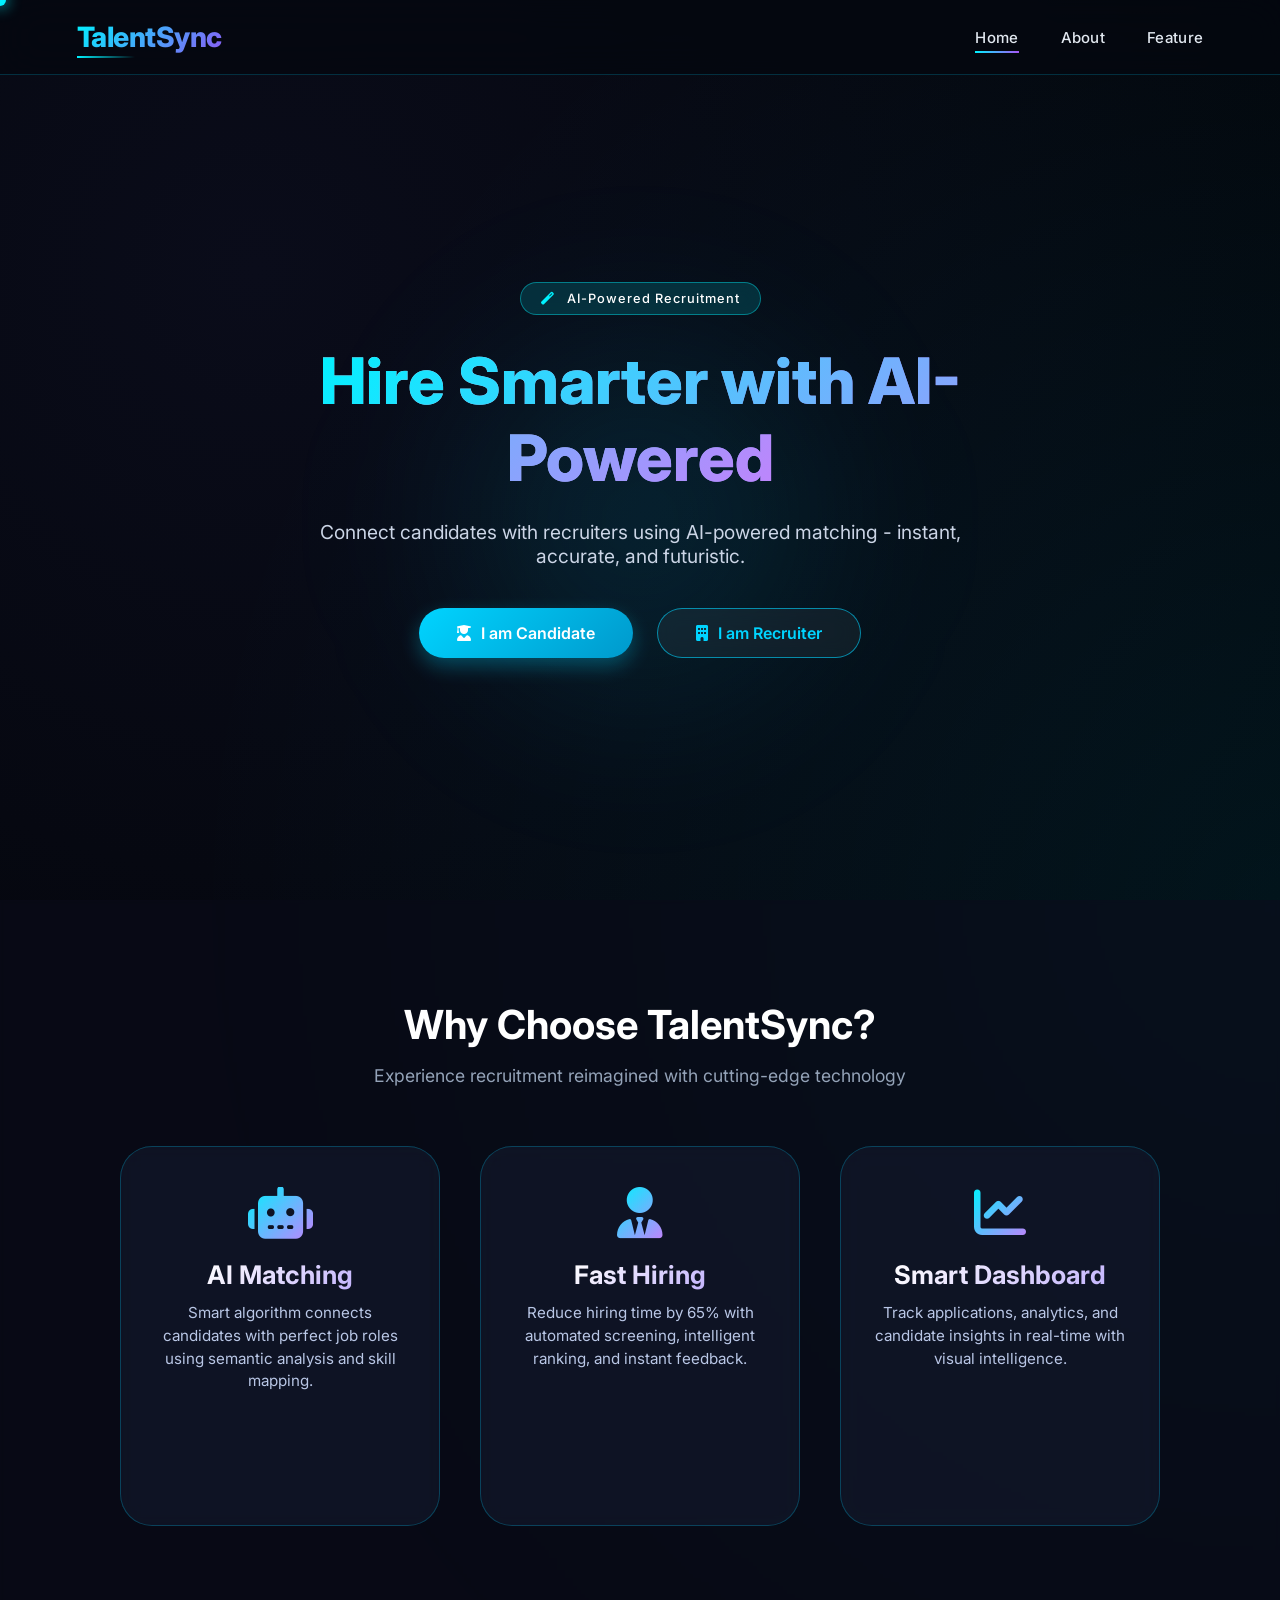
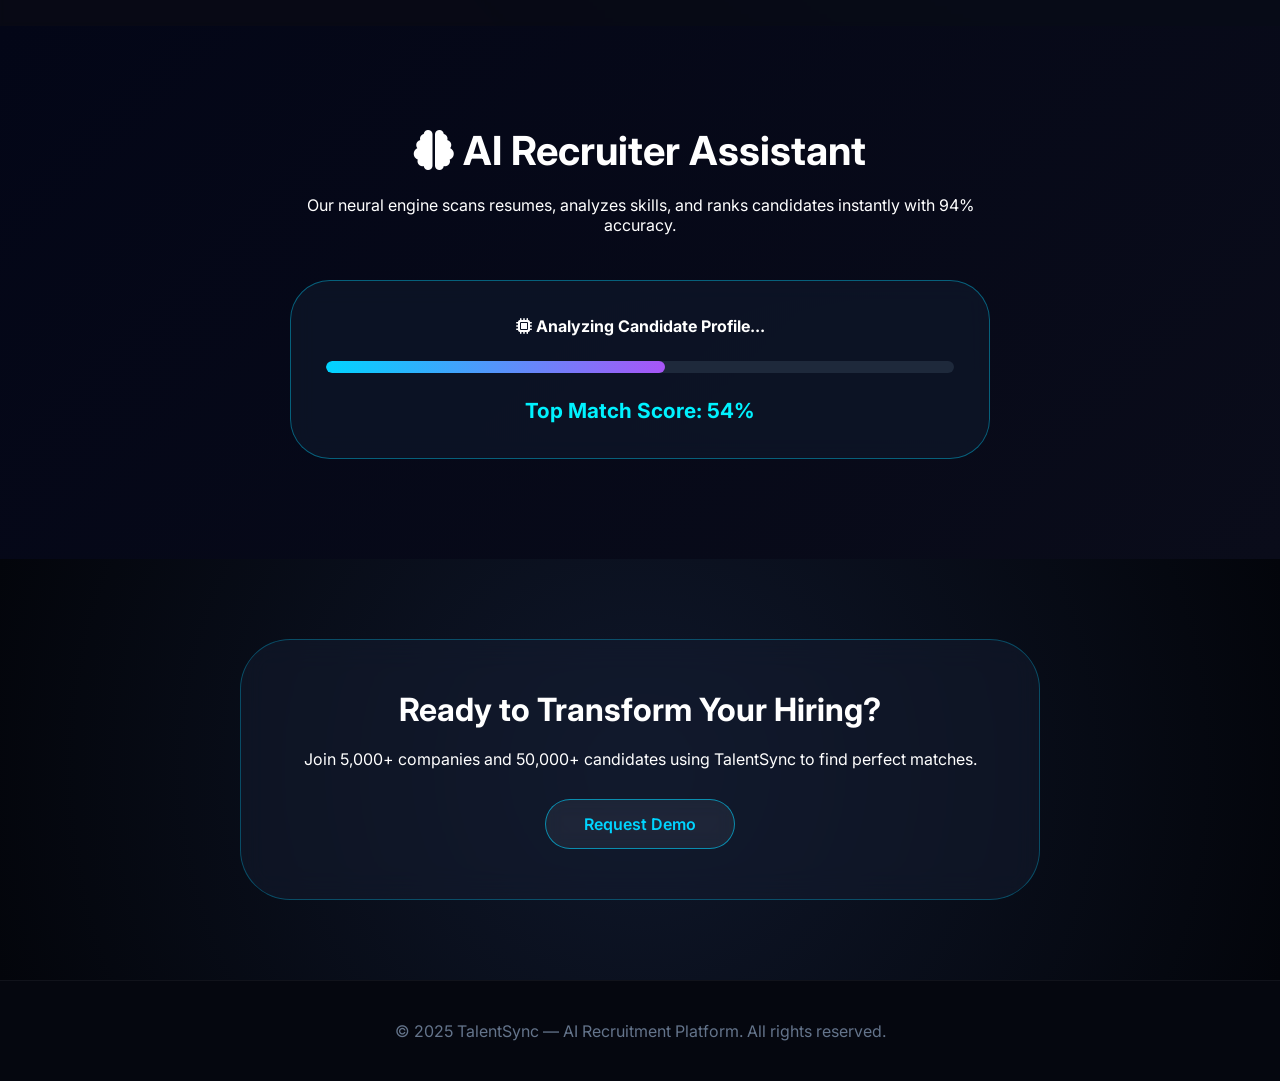
<file: recruiter.html>
<!DOCTYPE html>
<html lang="en">
<head>
  <meta charset="UTF-8">
  <meta name="viewport" content="width=device-width, initial-scale=1.0, user-scalable=yes">
  <title>SmartRecruiter | Recruiter Dashboard</title>
  <link href="https://fonts.googleapis.com/css2?family=Inter:opsz,wght@14..32,300;14..32,400;14..32,500;14..32,600;14..32,700;14..32,800&family=Poppins:wght@400;500;600;700&display=swap" rel="stylesheet">
  <link rel="stylesheet" href="https://cdnjs.cloudflare.com/ajax/libs/font-awesome/6.5.0/css/all.min.css">
  <style>
    * {
      margin: 0;
      padding: 0;
      box-sizing: border-box;
    }

    body {
      font-family: 'Inter', 'Poppins', sans-serif;
      background: radial-gradient(circle at 20% 30%, #0a0c14, #03050b);
      min-height: 100vh;
      color: #f0f3fa;
      overflow-x: hidden;
    }

    ::-webkit-scrollbar { width: 5px; }
    ::-webkit-scrollbar-track { background: rgba(255,255,255,0.05); border-radius: 10px; }
    ::-webkit-scrollbar-thumb { background: #3b82f6; border-radius: 10px; }

    .dashboard { display: flex; min-height: 100vh; }

    .sidebar {
      width: 280px;
      background: rgba(15, 23, 42, 0.65);
      backdrop-filter: blur(14px);
      border-right: 1px solid rgba(59,130,246,0.25);
      padding: 32px 20px;
      position: fixed;
      height: 100vh;
      z-index: 100;
      transition: all 0.3s;
      box-shadow: 8px 0 30px rgba(0,0,0,0.3);
    }

    .logo-area {
      display: flex;
      align-items: center;
      gap: 12px;
      margin-bottom: 48px;
      padding-left: 12px;
    }
    .logo-icon {
      background: linear-gradient(135deg, #3b82f6, #a855f7);
      width: 38px;
      height: 38px;
      border-radius: 12px;
      display: flex;
      align-items: center;
      justify-content: center;
      box-shadow: 0 8px 20px rgba(59,130,246,0.4);
    }
    .logo-text {
      font-size: 1.7rem;
      font-weight: 800;
      background: linear-gradient(120deg, #fff, #94a3f8);
      -webkit-background-clip: text;
      background-clip: text;
      color: transparent;
    }

    .nav-links {
      list-style: none;
      margin-top: 20px;
    }
    .nav-links li {
      margin: 16px 0;
      padding: 12px 18px;
      border-radius: 18px;
      display: flex;
      align-items: center;
      gap: 14px;
      font-weight: 500;
      cursor: pointer;
      transition: all 0.25s ease;
      color: #b9c7e6;
    }
    .nav-links li:hover {
      background: rgba(59,130,246,0.2);
      color: white;
      transform: translateX(5px);
    }
    .nav-active {
      background: linear-gradient(95deg, rgba(59,130,246,0.25), rgba(139,92,246,0.15));
      border-left: 3px solid #3b82f6;
      color: white !important;
    }

    .main-content {
      flex: 1;
      margin-left: 280px;
      padding: 28px 36px;
      transition: margin-left 0.3s ease;
    }

    .top-nav {
      display: flex;
      justify-content: space-between;
      align-items: center;
      margin-bottom: 36px;
      background: rgba(15, 23, 42, 0.5);
      backdrop-filter: blur(12px);
      padding: 12px 28px;
      border-radius: 60px;
      border: 1px solid rgba(59,130,246,0.3);
    }
    .welcome-area h2 { font-size: 1.5rem; font-weight: 600; }
    .welcome-area p { font-size: 0.85rem; color: #94a3b8; }

    .profile-dropdown { position: relative; z-index: 1000; }
    .profile-avatar {
      display: flex;
      align-items: center;
      gap: 16px;
      background: rgba(255,255,255,0.05);
      padding: 6px 18px 6px 12px;
      border-radius: 40px;
      cursor: pointer;
    }
    .profile-avatar:hover { background: rgba(59,130,246,0.3); }
    .avatar-img {
      background: linear-gradient(145deg, #3b82f6, #8b5cf6);
      width: 44px;
      height: 44px;
      border-radius: 50%;
      display: flex;
      align-items: center;
      justify-content: center;
      font-weight: bold;
    }
    .dropdown-menu {
      position: absolute;
      top: calc(100% + 12px);
      right: 0;
      background: rgba(15, 23, 42, 0.98);
      backdrop-filter: blur(20px);
      border-radius: 20px;
      border: 1px solid rgba(59,130,246,0.5);
      min-width: 240px;
      display: none;
      z-index: 1001;
      box-shadow: 0 20px 35px rgba(0,0,0,0.4);
    }
    .dropdown-menu.active { display: block; animation: fadeIn 0.2s ease; }
    @keyframes fadeIn { from { opacity: 0; transform: translateY(-10px); } to { opacity: 1; transform: translateY(0); } }
    .dropdown-item { padding: 14px 20px; display: flex; align-items: center; gap: 12px; cursor: pointer; }
    .dropdown-item:hover { background: rgba(59,130,246,0.25); color: white; }
    .dropdown-header { padding: 12px 20px; border-bottom: 1px solid rgba(59,130,246,0.2); }

    .menu-toggle { display: none; font-size: 26px; cursor: pointer; background: rgba(59,130,246,0.2); padding: 8px 12px; border-radius: 30px; }

    .glass-card {
      background: rgba(20, 28, 48, 0.65);
      border-radius: 28px;
      padding: 28px 26px;
      border: 1px solid rgba(59,130,246,0.3);
      box-shadow: 0 20px 35px -12px rgba(0,0,0,0.4);
    }

    .input-group { position: relative; margin: 18px 0; }
    .input-group i {
      position: absolute;
      left: 16px;
      top: 50%;
      transform: translateY(-50%);
      color: #60a5fa;
    }
    .input-group input, .input-group textarea, .input-group select {
      width: 100%;
      background: rgba(0,0,0,0.4);
      border: 1px solid rgba(59,130,246,0.5);
      border-radius: 20px;
      padding: 14px 20px 14px 48px;
      color: white;
      font-size: 0.95rem;
    }
    .input-group textarea { resize: vertical; min-height: 90px; }

    .gradient-btn {
      background: linear-gradient(95deg, #2563eb, #7c3aed);
      border: none;
      padding: 12px 28px;
      border-radius: 40px;
      font-weight: 600;
      color: white;
      cursor: pointer;
      transition: all 0.3s;
      box-shadow: 0 5px 15px rgba(37,99,235,0.3);
    }
    .gradient-btn:hover { transform: scale(1.02); }

    .jobs-grid { display: grid; grid-template-columns: repeat(auto-fill, minmax(340px, 1fr)); gap: 24px; margin-top: 24px; }
    .job-card {
      background: rgba(18, 25, 45, 0.7);
      backdrop-filter: blur(8px);
      border-radius: 28px;
      padding: 20px;
      border: 1px solid rgba(59,130,246,0.25);
      transition: all 0.3s ease;
    }
    .job-card:hover { transform: translateY(-5px); border-color: rgba(59,130,246,0.5); }

    .candidate-card {
      background: rgba(20, 28, 48, 0.7);
      border-radius: 24px;
      padding: 20px;
      margin-bottom: 16px;
      border-left: 4px solid #3b82f6;
      transition: all 0.3s;
    }
    .candidate-card:hover { transform: translateX(5px); background: rgba(30, 40, 65, 0.8); }

    .action-buttons { display: flex; gap: 12px; margin-top: 16px; flex-wrap: wrap; }
    .action-btn {
      padding: 8px 20px;
      border-radius: 40px;
      font-weight: 600;
      font-size: 0.8rem;
      cursor: pointer;
      border: none;
      transition: all 0.2s;
    }
    .select-btn { background: linear-gradient(95deg, #10b981, #059669); color: white; }
    .reject-btn { background: linear-gradient(95deg, #ef4444, #dc2626); color: white; }
    .delete-btn { background: rgba(100, 116, 139, 0.5); color: #e2e8f0; border: 1px solid #475569; }
    .action-btn:hover { transform: translateY(-2px); filter: brightness(1.1); }

    .status-badge {
      display: inline-block;
      padding: 4px 12px;
      border-radius: 40px;
      font-size: 0.7rem;
      font-weight: 600;
      margin-left: 12px;
    }
    .status-selected { background: rgba(16, 185, 129, 0.2); color: #10b981; }
    .status-rejected { background: rgba(239, 68, 68, 0.2); color: #f87171; }
    .status-pending { background: rgba(245, 158, 11, 0.2); color: #fbbf24; }

    .badge { background: rgba(34,197,94,0.2); color: #4ade80; padding: 2px 10px; border-radius: 40px; font-size: 0.7rem; display: inline-block; }
    .match-bar { background: #1e293b; border-radius: 20px; height: 8px; overflow: hidden; margin: 8px 0; }
    .match-fill { height: 100%; background: linear-gradient(90deg, #3b82f6, #c084fc); border-radius: 20px; transition: width 0.5s ease; }

    .filter-bar { display: flex; gap: 12px; margin-bottom: 20px; flex-wrap: wrap; }
    .filter-btn {
      background: rgba(59,130,246,0.2);
      border: 1px solid rgba(59,130,246,0.4);
      padding: 6px 16px;
      border-radius: 40px;
      cursor: pointer;
      font-size: 0.8rem;
    }
    .filter-btn.active { background: #3b82f6; border-color: #3b82f6; }

    .success-msg { color: #4ade80; margin-top: 12px; display: none; }

    /* Fade out animation for logout */
    .fade-out {
      opacity: 0;
      transition: opacity 0.25s ease-out;
    }

    @media (max-width: 860px) {
      .sidebar { transform: translateX(-100%); }
      .sidebar.open { transform: translateX(0); }
      .main-content { margin-left: 0; }
      .menu-toggle { display: block; }
    }
  </style>
</head>
<body>

<div class="dashboard">
  <div class="sidebar" id="sidebar">
    <div class="logo-area">
      <div class="logo-icon"><i class="fas fa-building"></i></div>
      <span class="logo-text">SmartRecruiter</span>
    </div>
    <ul class="nav-links">
      <li data-section="postJob" class="nav-active"><i class="fas fa-plus-circle"></i> <span>Post New Job</span></li>
      <li data-section="dashboard"><i class="fas fa-chart-pie"></i> <span>Dashboard</span></li>
      <li data-section="postedJobs"><i class="fas fa-briefcase"></i> <span>My Job Posts</span></li>
      <li data-section="candidates"><i class="fas fa-users"></i> <span>All Candidates</span></li>
    </ul>
  </div>

  <div class="main-content">
    <div class="top-nav">
      <div class="menu-toggle" id="menuToggle"><i class="fas fa-bars"></i></div>
      <div class="welcome-area">
        <h2>Welcome back, <span id="welcomeName">Recruiter</span> 🚀</h2>
        <p>Post jobs and find the best talent with AI matching</p>
      </div>
      <div class="profile-dropdown">
        <div class="profile-avatar" id="profileAvatarBtn">
          <div class="avatar-img" id="avatarInitials">RC</div>
          <i class="fas fa-chevron-down"></i>
        </div>
        <div class="dropdown-menu" id="dropdownMenu">
          <div class="dropdown-header">
            <div><strong id="dropdownUserName">Recruiter</strong></div>
            <div class="user-email" id="dropdownUserEmail" style="font-size:0.8rem; color:#94a3b8;"></div>
          </div>
          <div class="dropdown-item" id="profileItem"><i class="fas fa-user-circle"></i> My Profile</div>
          <div class="dropdown-item" id="logoutItem"><i class="fas fa-sign-out-alt"></i> Logout</div>
        </div>
      </div>
    </div>

    <!-- POST JOB SECTION -->
    <div id="postJobSection" class="glass-card">
      <h3><i class="fas fa-file-signature"></i> Create New Job Opening</h3>
      <p style="margin-bottom: 16px; color:#b9c7e6;">Fill details below to post a job and start receiving applications</p>
      <div class="input-group"><i class="fas fa-building"></i><input type="text" id="companyName" placeholder="Company Name *"></div>
      <div class="input-group"><i class="fas fa-code-branch"></i><input type="text" id="jobCode" placeholder="Job Code / Reference ID"></div>
      <div class="input-group"><i class="fas fa-briefcase"></i><input type="text" id="jobTitle" placeholder="Job Title / Role *"></div>
      <div class="input-group"><i class="fas fa-layer-group"></i><input type="text" id="department" placeholder="Department Name *"></div>
      <div class="input-group"><i class="fas fa-map-marker-alt"></i><input type="text" id="jobLocation" placeholder="Location"></div>
      <div class="input-group"><i class="fas fa-tag"></i><input type="text" id="requiredSkills" placeholder="Required Skills (comma separated)"></div>
      <div class="input-group"><i class="fas fa-align-left"></i><textarea id="jobDescription" rows="4" placeholder="Job Description"></textarea></div>
      <button class="gradient-btn" id="postJobBtn"><i class="fas fa-cloud-upload-alt"></i> Post Job Opening</button>
      <div class="success-msg" id="postMsg">✅ Job posted successfully!</div>
    </div>

    <!-- DASHBOARD SECTION -->
    <div id="dashboardSection" class="glass-card" style="display: none;">
      <h3><i class="fas fa-chart-line"></i> Recruitment Dashboard</h3>
      <p style="margin-bottom: 20px;">AI-powered match scores for candidates across all your job postings</p>
      <div class="filter-bar">
        <button class="filter-btn active" data-filter="all">All Candidates</button>
        <button class="filter-btn" data-filter="high">High Match (≥70%)</button>
        <button class="filter-btn" data-filter="medium">Medium Match (40-69%)</button>
        <button class="filter-btn" data-filter="low">Low Match (&lt;40%)</button>
      </div>
      <div id="dashboardStats"></div>
    </div>

    <!-- POSTED JOBS SECTION -->
    <div id="postedJobsSection" class="glass-card" style="display: none;">
      <h3><i class="fas fa-briefcase"></i> Your Active Job Posts</h3>
      <div id="postedJobsContainer" class="jobs-grid"></div>
    </div>

    <!-- ALL CANDIDATES SECTION -->
    <div id="candidatesSection" class="glass-card" style="display: none;">
      <h3><i class="fas fa-users"></i> All Candidates & Match Scores</h3>
      <div class="filter-bar">
        <button class="filter-btn active" data-filter-cand="all">All</button>
        <button class="filter-btn" data-filter-cand="selected">Selected</button>
        <button class="filter-btn" data-filter-cand="rejected">Rejected</button>
        <button class="filter-btn" data-filter-cand="pending">Pending</button>
      </div>
      <div id="allCandidatesContainer"></div>
    </div>
  </div>
</div>

<script>
  // ========== GET COMPANY DOMAIN FROM LOGIN EMAIL ==========
  let currentRecruiterEmail = localStorage.getItem('recruiter_email') || '';
  let companyDomain = '';
  
  // Extract domain from email (e.g., hr@techcorp.io -> techcorp.io)
  if (currentRecruiterEmail && currentRecruiterEmail.includes('@')) {
    companyDomain = currentRecruiterEmail.split('@')[1].toLowerCase();
  }
  
  let isLoggedIn = localStorage.getItem('recruiter_logged_in') === 'true';
  let currentRecruiterName = localStorage.getItem('recruiter_name') || 'Recruiter';
  
  // ========== COMPANY-SPECIFIC DATA STORAGE ==========
  // Use company domain as key for jobs - THIS ENSURES ISOLATION
  let recruiterJobsKey = `recruiter_jobs_${companyDomain}`;
  let recruiterJobs = JSON.parse(localStorage.getItem(recruiterJobsKey)) || [];
  
  // Use company domain as key for applications to this company
  let candidatesDataKey = `company_applications_${companyDomain}`;
  let candidatesData = JSON.parse(localStorage.getItem(candidatesDataKey)) || [];
  
  let currentFilter = 'all';
  let currentCandFilter = 'all';

  // Save jobs to company-specific storage
  function saveJobs() {
    localStorage.setItem(recruiterJobsKey, JSON.stringify(recruiterJobs));
  }
  
  // Save candidates to company-specific storage
  function saveCandidates() {
    localStorage.setItem(candidatesDataKey, JSON.stringify(candidatesData));
  }

  function calculateMatchPercentage(jobSkills, candidateSkills) {
    if (!jobSkills || !candidateSkills) return 0;
    const jobSkillsArr = jobSkills.toLowerCase().split(',').map(s => s.trim()).filter(s => s);
    const candidateSkillsArr = candidateSkills.toLowerCase().split(',').map(s => s.trim()).filter(s => s);
    if (jobSkillsArr.length === 0) return 0;
    let matchCount = 0;
    candidateSkillsArr.forEach(skill => {
      if (jobSkillsArr.includes(skill)) matchCount++;
    });
    return Math.floor((matchCount / jobSkillsArr.length) * 100);
  }

  function getMissingSkills(jobSkills, candidateSkills) {
    if (!jobSkills) return [];
    const jobArr = jobSkills.toLowerCase().split(',').map(s => s.trim());
    const candArr = candidateSkills ? candidateSkills.toLowerCase().split(',').map(s => s.trim()) : [];
    return jobArr.filter(skill => !candArr.includes(skill));
  }

  // Send Email Simulation
  function sendEmailNotification(candidate, job, action, missingSkills = []) {
    const companyName = job?.companyName || "Our Company";
    const candidateName = candidate.candidateName;
    const candidateEmail = candidate.candidateEmail;
    const jobTitle = job?.jobTitle || candidate.jobTitle;
    
    let subject, body;
    if (action === 'selected') {
      subject = `🎉 Congratulations! You're Selected for ${jobTitle} at ${companyName}`;
      body = `Dear ${candidateName},\n\nWe are thrilled to inform you that you have been selected for "${jobTitle}" at ${companyName}.\n\nOur HR team will contact you soon.\n\nBest regards,\nRecruitment Team\n${companyName}`;
    } else if (action === 'rejected') {
      const missingText = missingSkills.length > 0 ? `\n\nFeedback: Missing skills - ${missingSkills.join(', ')}` : '';
      subject = `Update on your application for ${jobTitle} at ${companyName}`;
      body = `Dear ${candidateName},\n\nThank you for applying. After review, we have decided to move forward with other candidates.${missingText}\n\nBest regards,\nRecruitment Team\n${companyName}`;
    }
    
    const sentEmails = JSON.parse(localStorage.getItem('sent_notifications')) || [];
    sentEmails.push({ to: candidateEmail, subject: subject, body: body, sentAt: new Date().toLocaleString(), action: action });
    localStorage.setItem('sent_notifications', JSON.stringify(sentEmails));
    alert(`✅ Email sent to ${candidateEmail}\n\nSubject: ${subject}`);
    return true;
  }

  function updateApplicationStatus(candidate, job, newStatus, missingSkills = []) {
    const appIndex = candidatesData.findIndex(app => 
      app.candidateEmail === candidate.candidateEmail && 
      app.jobTitle === (job?.jobTitle || candidate.jobTitle) &&
      app.companyName === (job?.companyName || candidate.companyName)
    );
    
    if (appIndex !== -1) {
      candidatesData[appIndex].status = newStatus;
      candidatesData[appIndex].statusUpdatedAt = new Date().toLocaleString();
      if (missingSkills.length > 0 && newStatus === 'rejected') {
        candidatesData[appIndex].missingSkills = missingSkills;
      }
      saveCandidates();
      
      sendEmailNotification(candidate, job, newStatus, missingSkills);
      
      renderDashboard();
      renderPostedJobs();
      renderAllCandidates();
    }
  }

  function getJobForCandidate(candidate) {
    return recruiterJobs.find(job => 
      job.jobTitle === candidate.jobTitle && 
      job.companyName === candidate.companyName
    );
  }

  function renderDashboard() {
    const container = document.getElementById('dashboardStats');
    if (!container) return;
    
    let filteredCandidates = [...candidatesData];
    
    if (currentFilter !== 'all') {
      filteredCandidates = filteredCandidates.filter(candidate => {
        const job = getJobForCandidate(candidate);
        if (!job) return false;
        const match = calculateMatchPercentage(job.requiredSkills, candidate.candidateSkills || candidate.skills);
        if (currentFilter === 'high') return match >= 70;
        if (currentFilter === 'medium') return match >= 40 && match < 70;
        if (currentFilter === 'low') return match < 40;
        return true;
      });
    }
    
    if (filteredCandidates.length === 0) {
      container.innerHTML = '<div style="text-align:center; padding:40px;">📭 No candidates match the selected filter.</div>';
      return;
    }
    
    let html = '<div style="display:flex; flex-direction:column; gap:20px;">';
    filteredCandidates.forEach(candidate => {
      const job = getJobForCandidate(candidate);
      const matchPercent = job ? calculateMatchPercentage(job.requiredSkills, candidate.candidateSkills || candidate.skills) : 0;
      const missingSkills = job ? getMissingSkills(job.requiredSkills, candidate.candidateSkills || candidate.skills) : [];
      const status = candidate.status || 'pending';
      
      html += `
        <div class="candidate-card">
          <div style="display: flex; justify-content: space-between; align-items: center; flex-wrap: wrap;">
            <div>
              <h4><i class="fas fa-user-circle"></i> ${escapeHtml(candidate.candidateName)}</h4>
              <p style="color:#94a3b8; font-size:0.85rem;">${escapeHtml(candidate.candidateEmail)}</p>
            </div>
            <div>
              <span class="badge">Match: ${matchPercent}%</span>
              <span class="status-badge status-${status}">${status.toUpperCase()}</span>
            </div>
          </div>
          <div class="match-bar"><div class="match-fill" style="width: ${matchPercent}%;"></div></div>
          <div><strong>Applied for:</strong> ${escapeHtml(candidate.jobTitle)} @ ${escapeHtml(candidate.companyName)}</div>
          <div><strong>Skills:</strong> <span style="color:#60a5fa;">${escapeHtml(candidate.candidateSkills || candidate.skills || 'Not specified')}</span></div>
          ${missingSkills.length > 0 ? `<div style="font-size:0.8rem; color:#fbbf24;"><i class="fas fa-exclamation-triangle"></i> Missing: ${missingSkills.join(', ')}</div>` : ''}
          <div class="action-buttons">
            <button class="action-btn select-btn" data-email="${candidate.candidateEmail}" data-jobtitle="${candidate.jobTitle}" data-company="${candidate.companyName}" data-action="select"><i class="fas fa-check"></i> Select & Send Offer</button>
            <button class="action-btn reject-btn" data-email="${candidate.candidateEmail}" data-jobtitle="${candidate.jobTitle}" data-company="${candidate.companyName}" data-action="reject" data-missing="${missingSkills.join(',')}"><i class="fas fa-times"></i> Reject & Send Feedback</button>
            <button class="action-btn delete-btn" data-email="${candidate.candidateEmail}" data-jobtitle="${candidate.jobTitle}" data-action="delete"><i class="fas fa-trash"></i> Delete Application</button>
          </div>
        </div>
      `;
    });
    html += '</div>';
    container.innerHTML = html;
    attachActionButtons();
  }

  function attachActionButtons() {
    document.querySelectorAll('.select-btn').forEach(btn => {
      btn.removeEventListener('click', handleSelect);
      btn.addEventListener('click', handleSelect);
    });
    document.querySelectorAll('.reject-btn').forEach(btn => {
      btn.removeEventListener('click', handleReject);
      btn.addEventListener('click', handleReject);
    });
    document.querySelectorAll('.delete-btn').forEach(btn => {
      btn.removeEventListener('click', handleDelete);
      btn.addEventListener('click', handleDelete);
    });
  }
  
  function handleSelect(e) {
    const email = e.currentTarget.getAttribute('data-email');
    const jobTitle = e.currentTarget.getAttribute('data-jobtitle');
    const company = e.currentTarget.getAttribute('data-company');
    const candidate = candidatesData.find(c => c.candidateEmail === email && c.jobTitle === jobTitle && c.companyName === company);
    const job = recruiterJobs.find(j => j.jobTitle === jobTitle && j.companyName === company);
    if (candidate && confirm(`Send selection offer to ${candidate.candidateName}?`)) {
      updateApplicationStatus(candidate, job, 'selected');
    }
  }
  
  function handleReject(e) {
    const email = e.currentTarget.getAttribute('data-email');
    const jobTitle = e.currentTarget.getAttribute('data-jobtitle');
    const company = e.currentTarget.getAttribute('data-company');
    const missingSkillsStr = e.currentTarget.getAttribute('data-missing') || '';
    const missingSkills = missingSkillsStr ? missingSkillsStr.split(',') : [];
    const candidate = candidatesData.find(c => c.candidateEmail === email && c.jobTitle === jobTitle && c.companyName === company);
    const job = recruiterJobs.find(j => j.jobTitle === jobTitle && j.companyName === company);
    if (candidate && confirm(`Send rejection feedback to ${candidate.candidateName}?`)) {
      updateApplicationStatus(candidate, job, 'rejected', missingSkills);
    }
  }
  
  function handleDelete(e) {
    const email = e.currentTarget.getAttribute('data-email');
    const jobTitle = e.currentTarget.getAttribute('data-jobtitle');
    const company = e.currentTarget.getAttribute('data-company');
    const index = candidatesData.findIndex(c => c.candidateEmail === email && c.jobTitle === jobTitle && c.companyName === company);
    if (index !== -1 && confirm(`Delete application from ${candidatesData[index].candidateName}?`)) {
      candidatesData.splice(index, 1);
      saveCandidates();
      renderDashboard();
      renderPostedJobs();
      renderAllCandidates();
      alert('✅ Application deleted successfully.');
    }
  }

  function renderAllCandidates() {
    const container = document.getElementById('allCandidatesContainer');
    if (!container) return;
    
    let filtered = [...candidatesData];
    if (currentCandFilter !== 'all') {
      filtered = filtered.filter(c => (c.status || 'pending') === currentCandFilter);
    }
    
    if (filtered.length === 0) {
      container.innerHTML = '<div style="text-align:center; padding:40px;">📝 No candidates found for your company.</div>';
      return;
    }
    
    let html = '<div style="display:flex; flex-direction:column; gap:16px;">';
    filtered.forEach(candidate => {
      const job = getJobForCandidate(candidate);
      const matchPercent = job ? calculateMatchPercentage(job.requiredSkills, candidate.candidateSkills || candidate.skills) : 0;
      const status = candidate.status || 'pending';
      html += `
        <div class="candidate-card">
          <div style="display: flex; justify-content: space-between;">
            <div><strong>${escapeHtml(candidate.candidateName)}</strong><br><span style="font-size:0.8rem;">${escapeHtml(candidate.candidateEmail)}</span></div>
            <div><span class="badge">Match: ${matchPercent}%</span> <span class="status-badge status-${status}">${status.toUpperCase()}</span></div>
          </div>
          <div><strong>Applied:</strong> ${escapeHtml(candidate.jobTitle)} @ ${escapeHtml(candidate.companyName)}</div>
          <div><strong>Skills:</strong> ${escapeHtml(candidate.candidateSkills || candidate.skills || 'N/A')}</div>
          <div class="action-buttons">
            <button class="action-btn select-btn" data-email="${candidate.candidateEmail}" data-jobtitle="${candidate.jobTitle}" data-company="${candidate.companyName}" data-action="select"><i class="fas fa-check"></i> Select</button>
            <button class="action-btn reject-btn" data-email="${candidate.candidateEmail}" data-jobtitle="${candidate.jobTitle}" data-company="${candidate.companyName}" data-action="reject"><i class="fas fa-times"></i> Reject</button>
            <button class="action-btn delete-btn" data-email="${candidate.candidateEmail}" data-jobtitle="${candidate.jobTitle}" data-company="${candidate.companyName}" data-action="delete"><i class="fas fa-trash"></i> Delete</button>
          </div>
        </div>
      `;
    });
    html += '</div>';
    container.innerHTML = html;
    attachActionButtons();
  }

  function renderPostedJobs() {
    const container = document.getElementById('postedJobsContainer');
    if (!container) return;
    
    // Only show jobs that belong to the current company
    const companyJobs = recruiterJobs.filter(job => job.companyName && job.companyName.toLowerCase().includes(companyDomain.split('.')[0]) || 
      (job.companyName && job.companyName.toLowerCase() === companyDomain.split('.')[0]));
    
    if (companyJobs.length === 0) {
      container.innerHTML = '<div style="text-align:center; padding:40px;">📌 No jobs posted yet by your company.</div>';
      return;
    }
    
    container.innerHTML = '';
    companyJobs.forEach((job) => {
      const matches = candidatesData.filter(c => c.jobTitle === job.jobTitle && c.companyName === job.companyName);
      const card = document.createElement('div');
      card.className = 'job-card';
      card.innerHTML = `
        <div style="font-size:1.2rem; font-weight:600; margin-bottom:8px;">${escapeHtml(job.jobTitle)}</div>
        <div class="company"><i class="fas fa-building"></i> ${escapeHtml(job.companyName)}</div>
        <div class="job-detail"><i class="fas fa-map-marker-alt"></i> ${escapeHtml(job.location || 'Not specified')}</div>
        <div><span class="badge">📥 ${matches.length} Applications</span></div>
        <div class="match-stats" style="margin-top:8px;"><strong>Required Skills:</strong> ${escapeHtml(job.requiredSkills || 'None')}</div>
        <button class="gradient-btn" style="margin-top:12px; width:100%; padding:8px;" onclick="viewJobApplications('${job.jobTitle}', '${job.companyName}')"><i class="fas fa-users"></i> View Applicants</button>
      `;
      container.appendChild(card);
    });
  }

  window.viewJobApplications = function(jobTitle, companyName) {
    const job = recruiterJobs.find(j => j.jobTitle === jobTitle && j.companyName === companyName);
    const applicants = candidatesData.filter(c => c.jobTitle === jobTitle && c.companyName === companyName);
    let msg = `📋 Applicants for ${jobTitle} at ${companyName}\n\n`;
    applicants.forEach((a, i) => {
      const match = calculateMatchPercentage(job?.requiredSkills, a.candidateSkills || a.skills);
      msg += `${i+1}. ${a.candidateName} (${a.candidateEmail}) - Match: ${match}% - Status: ${a.status || 'pending'}\n`;
    });
    alert(msg || "No applicants yet.");
  };

  function postNewJob() {
    const companyName = document.getElementById('companyName').value.trim();
    const jobTitle = document.getElementById('jobTitle').value.trim();
    const department = document.getElementById('department').value.trim();
    if (!companyName || !jobTitle || !department) { alert('❌ Please fill required fields.'); return; }
    
    // Auto-set company name from domain if not provided or validate
    const defaultCompany = companyDomain.split('.')[0].charAt(0).toUpperCase() + companyDomain.split('.')[0].slice(1);
    const finalCompanyName = companyName || defaultCompany;
    
    const newJob = { 
      id: Date.now(), 
      companyName: finalCompanyName, 
      companyDomain: companyDomain, // Store domain for verification
      jobCode: document.getElementById('jobCode').value.trim() || 'N/A', 
      jobTitle, 
      department, 
      location: document.getElementById('jobLocation').value.trim() || 'Not specified', 
      requiredSkills: document.getElementById('requiredSkills').value.trim() || '', 
      jobDescription: document.getElementById('jobDescription').value.trim() || '', 
      postedAt: new Date().toLocaleString() 
    };
    recruiterJobs.push(newJob);
    saveJobs();
    document.getElementById('postMsg').style.display = 'block';
    setTimeout(() => document.getElementById('postMsg').style.display = 'none', 2500);
    document.getElementById('companyName').value = ''; document.getElementById('jobCode').value = ''; document.getElementById('jobTitle').value = ''; 
    document.getElementById('department').value = ''; document.getElementById('jobLocation').value = ''; document.getElementById('requiredSkills').value = ''; 
    document.getElementById('jobDescription').value = '';
    renderDashboard(); renderPostedJobs(); renderAllCandidates();
    alert(`✅ Job "${jobTitle}" posted successfully for ${finalCompanyName}!`);
  }

  function switchSection(sectionId) {
    const sections = ['postJobSection', 'dashboardSection', 'postedJobsSection', 'candidatesSection'];
    sections.forEach(sec => {
      const el = document.getElementById(sec);
      if (el) el.style.display = 'none';
    });
    const activeSection = document.getElementById(sectionId);
    if (activeSection) activeSection.style.display = 'block';
    
    document.querySelectorAll('.nav-links li').forEach(li => li.classList.remove('nav-active'));
    const navMap = { postJob: 'postJobSection', dashboard: 'dashboardSection', postedJobs: 'postedJobsSection', candidates: 'candidatesSection' };
    for (let [key, value] of Object.entries(navMap)) {
      if (value === sectionId) {
        const activeLi = document.querySelector(`[data-section="${key}"]`);
        if (activeLi) activeLi.classList.add('nav-active');
      }
    }
    
    if (sectionId === 'dashboardSection') renderDashboard();
    if (sectionId === 'postedJobsSection') renderPostedJobs();
    if (sectionId === 'candidatesSection') renderAllCandidates();
  }

  function escapeHtml(str) { if (!str) return ''; return str.replace(/[&<>]/g, function(m) { if (m === '&') return '&amp;'; if (m === '<') return '&lt;'; if (m === '>') return '&gt;'; return m; }); }

  function updateRecruiterUI() {
    const welcomeName = document.getElementById('welcomeName');
    const dropdownUserName = document.getElementById('dropdownUserName');
    const dropdownUserEmail = document.getElementById('dropdownUserEmail');
    const avatarInitials = document.getElementById('avatarInitials');
    
    if (welcomeName) welcomeName.innerText = currentRecruiterName;
    if (dropdownUserName) dropdownUserName.innerText = currentRecruiterName;
    if (dropdownUserEmail) dropdownUserEmail.innerText = currentRecruiterEmail;
    if (avatarInitials) avatarInitials.innerText = currentRecruiterName.substring(0, 2).toUpperCase();
    
    // Show company domain in welcome area
    if (companyDomain) {
      const welcomeP = document.querySelector('.welcome-area p');
      if (welcomeP && !welcomeP.querySelector('.company-info')) {
        welcomeP.innerHTML = `Post jobs and find the best talent with AI matching • <span class="company-info" style="color:#60a5fa;">${companyDomain}</span>`;
      }
    }
  }

  // ========== FIXED: LOGOUT REDIRECTS TO INDEX.HTML ==========
  function logout() {
    // Clear recruiter session data
    localStorage.removeItem('recruiter_logged_in');
    localStorage.removeItem('recruiter_email');
    localStorage.removeItem('recruiter_name');
    
    // Add fade-out effect for smooth transition
    document.body.classList.add('fade-out');
    
    // Redirect to index.html after a short delay for animation
    setTimeout(() => {
      window.location.href = 'index.html';
    }, 200);
  }

  function checkLoginState() {
    if (localStorage.getItem('recruiter_logged_in') !== 'true') {
      window.location.href = 'index.html';
    } else if (!companyDomain) {
      alert('Invalid session. Please login again.');
      logout();
    } else {
      updateRecruiterUI();
      renderDashboard();
      renderPostedJobs();
      renderAllCandidates();
      switchSection('postJobSection');
    }
  }

  // Filter listeners
  document.querySelectorAll('[data-filter]').forEach(btn => {
    btn.addEventListener('click', () => {
      document.querySelectorAll('[data-filter]').forEach(b => b.classList.remove('active'));
      btn.classList.add('active');
      currentFilter = btn.getAttribute('data-filter');
      renderDashboard();
    });
  });
  
  document.querySelectorAll('[data-filter-cand]').forEach(btn => {
    btn.addEventListener('click', () => {
      document.querySelectorAll('[data-filter-cand]').forEach(b => b.classList.remove('active'));
      btn.classList.add('active');
      currentCandFilter = btn.getAttribute('data-filter-cand');
      renderAllCandidates();
    });
  });

  document.getElementById('menuToggle')?.addEventListener('click', () => document.getElementById('sidebar').classList.toggle('open'));
  document.getElementById('postJobBtn')?.addEventListener('click', postNewJob);
  document.getElementById('logoutItem')?.addEventListener('click', logout);
  document.getElementById('profileItem')?.addEventListener('click', () => alert(`Profile: ${currentRecruiterName}\nEmail: ${currentRecruiterEmail}\nCompany Domain: ${companyDomain}`));
  
  document.getElementById('profileAvatarBtn')?.addEventListener('click', (e) => {
    e.stopPropagation();
    document.getElementById('dropdownMenu').classList.toggle('active');
  });
  document.addEventListener('click', (e) => {
    if (!document.getElementById('profileAvatarBtn')?.contains(e.target)) {
      document.getElementById('dropdownMenu')?.classList.remove('active');
    }
  });

  document.querySelectorAll('.nav-links li').forEach(li => {
    li.addEventListener('click', () => {
      const section = li.getAttribute('data-section');
      if (section === 'postJob') switchSection('postJobSection');
      else if (section === 'dashboard') switchSection('dashboardSection');
      else if (section === 'postedJobs') switchSection('postedJobsSection');
      else if (section === 'candidates') switchSection('candidatesSection');
      if (window.innerWidth < 860) document.getElementById('sidebar').classList.remove('open');
    });
  });

  checkLoginState();
</script>
</body>
</html>
</file>
